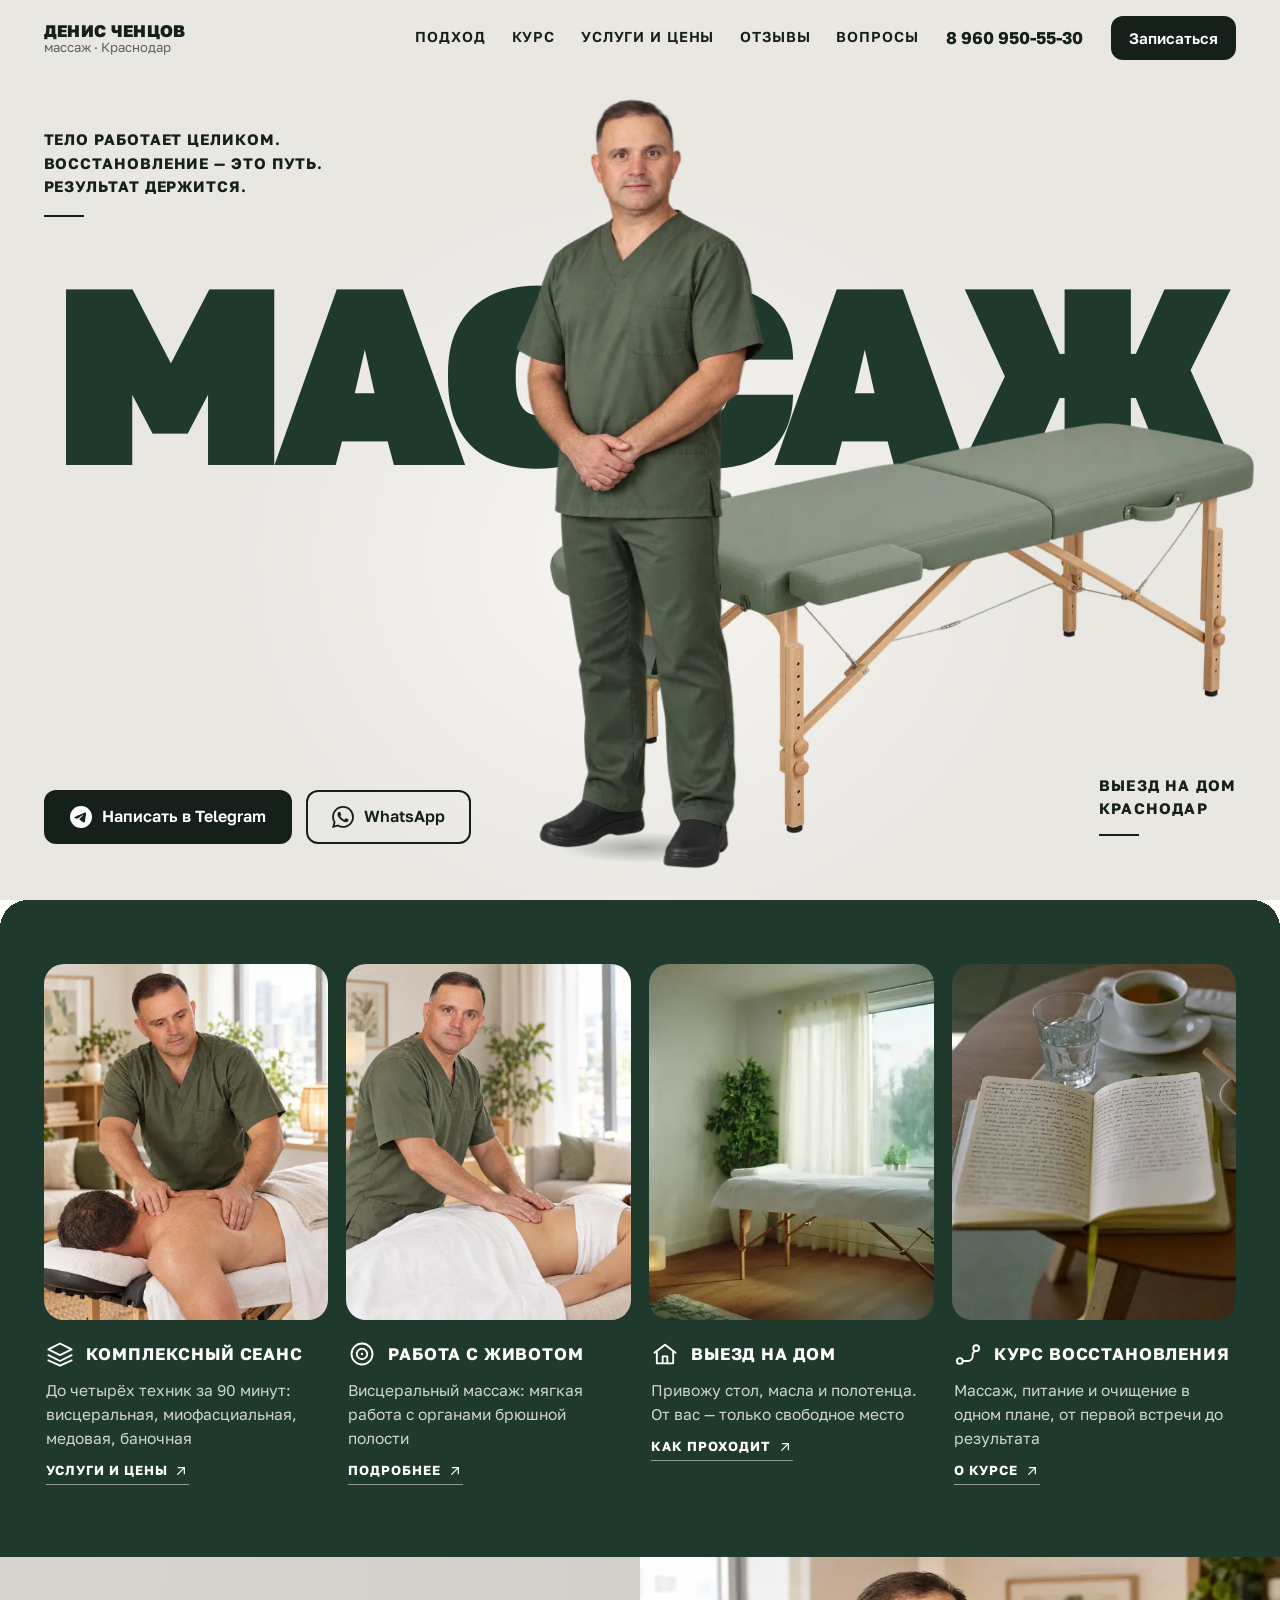
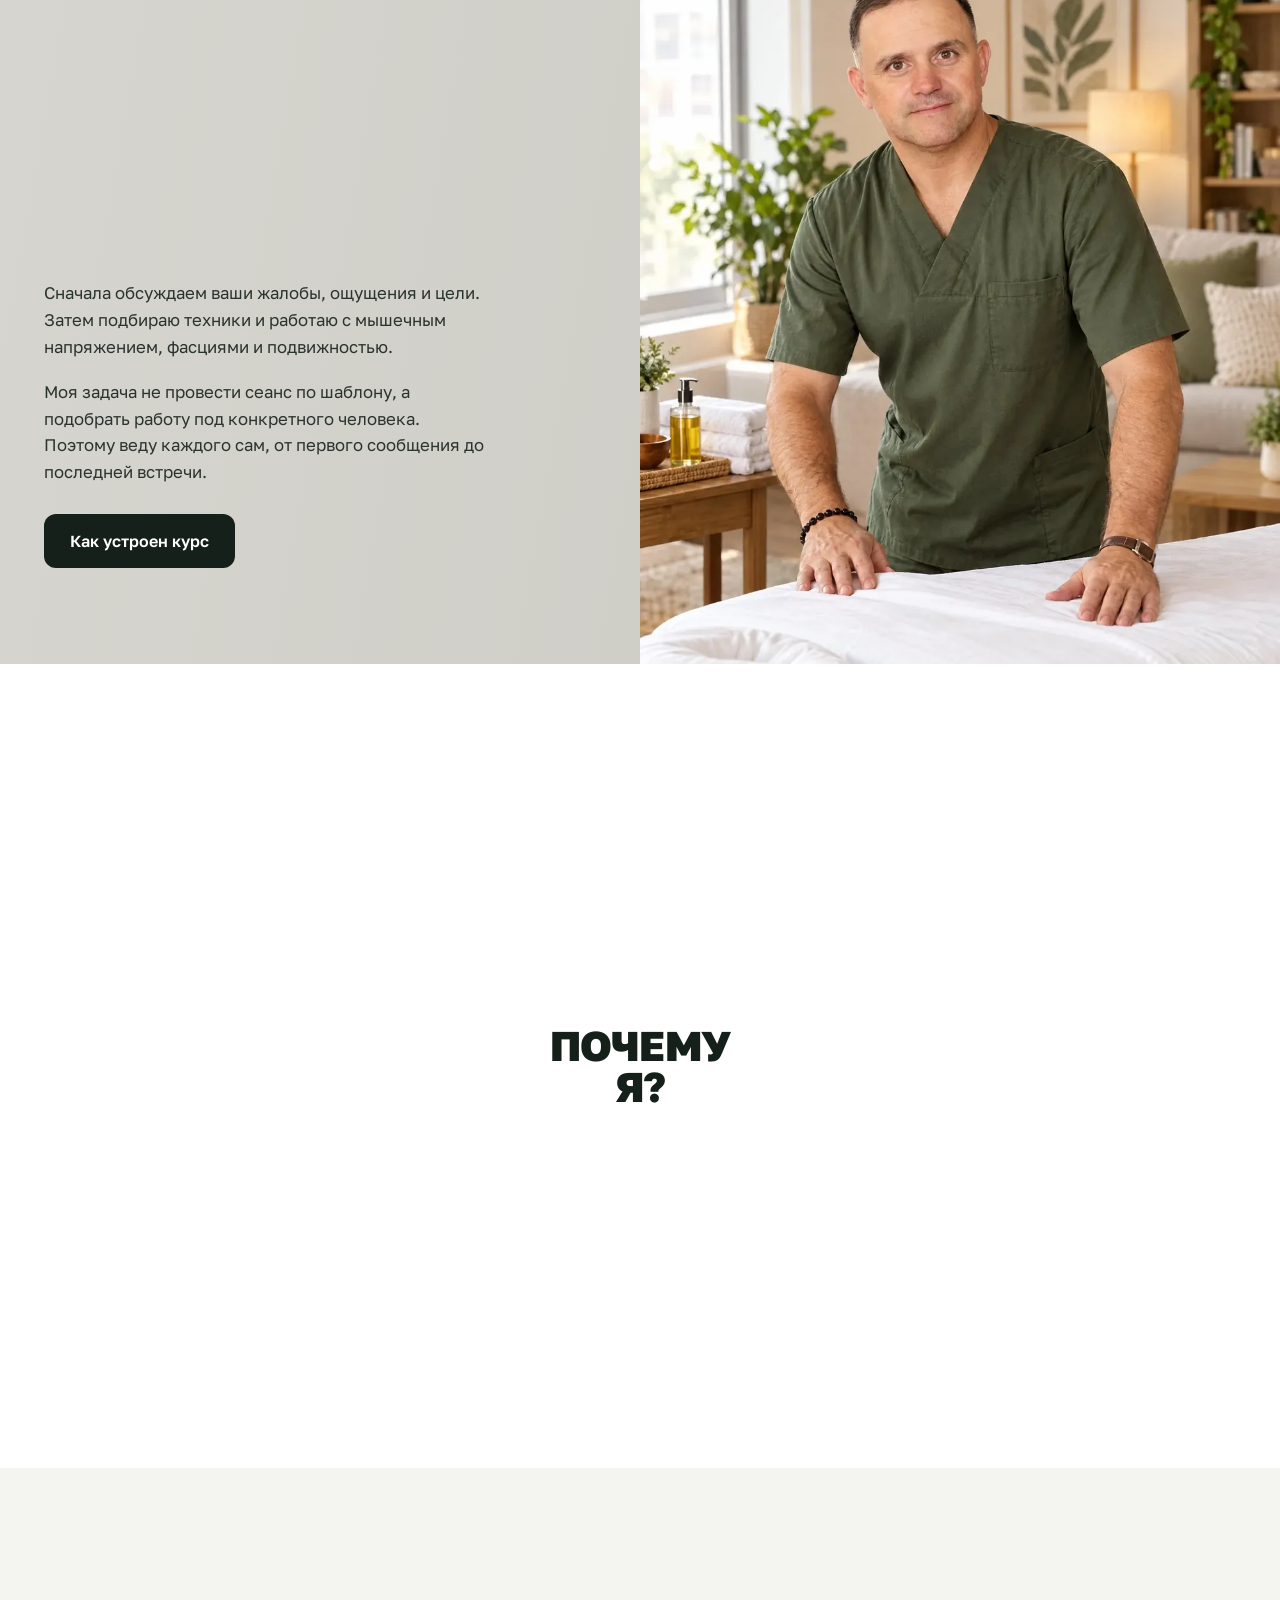
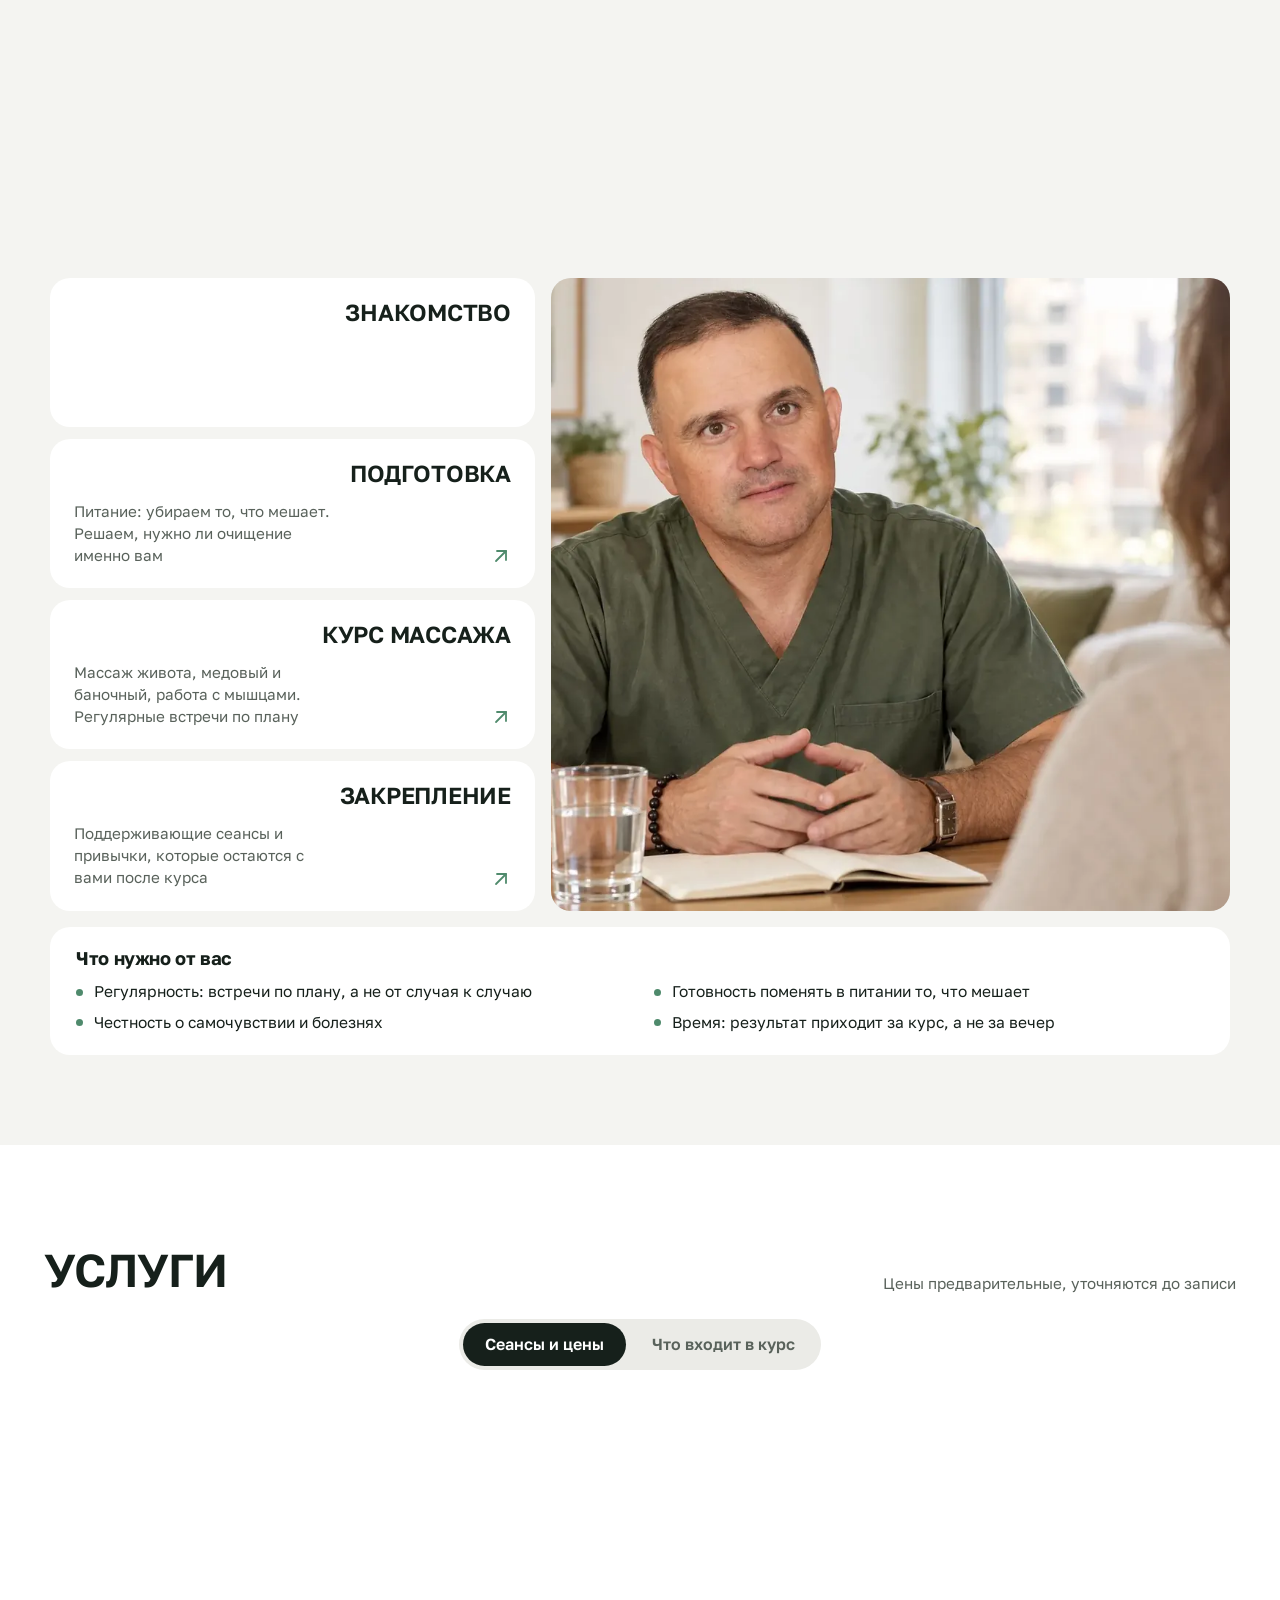
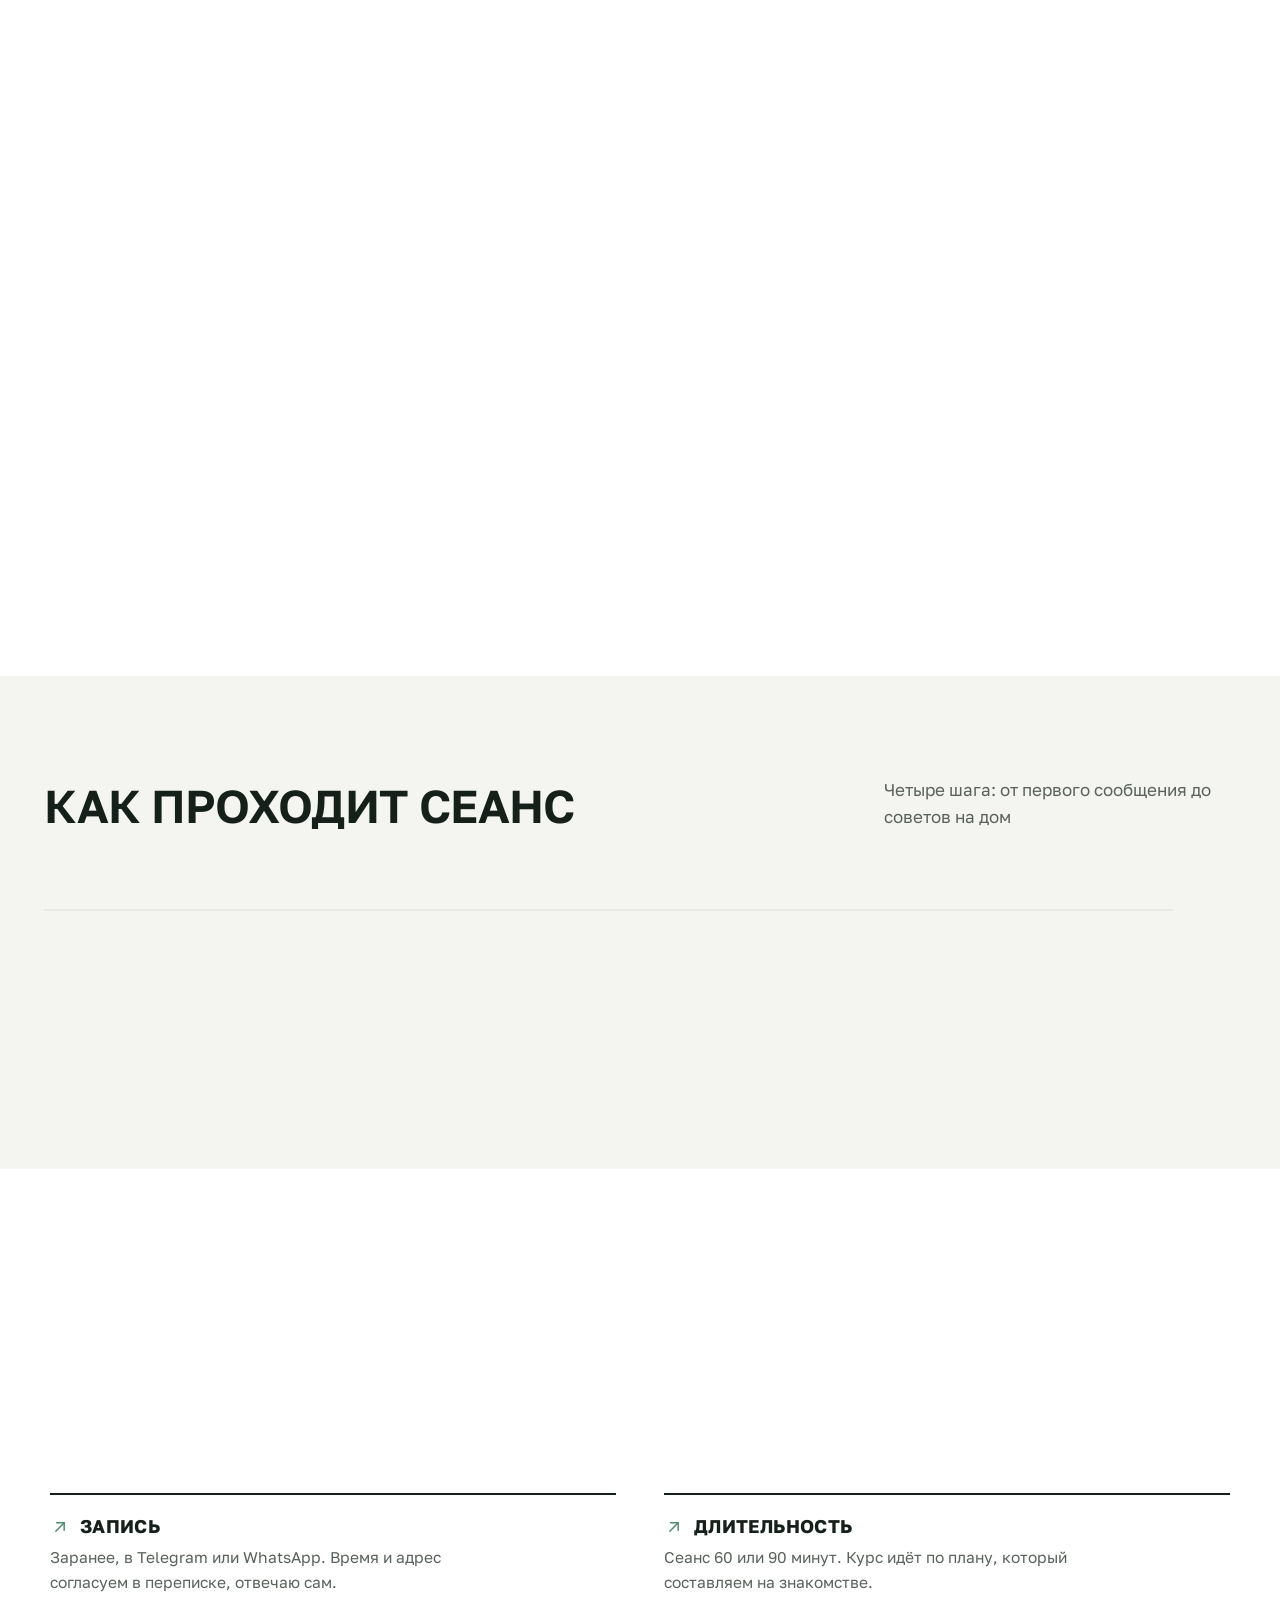
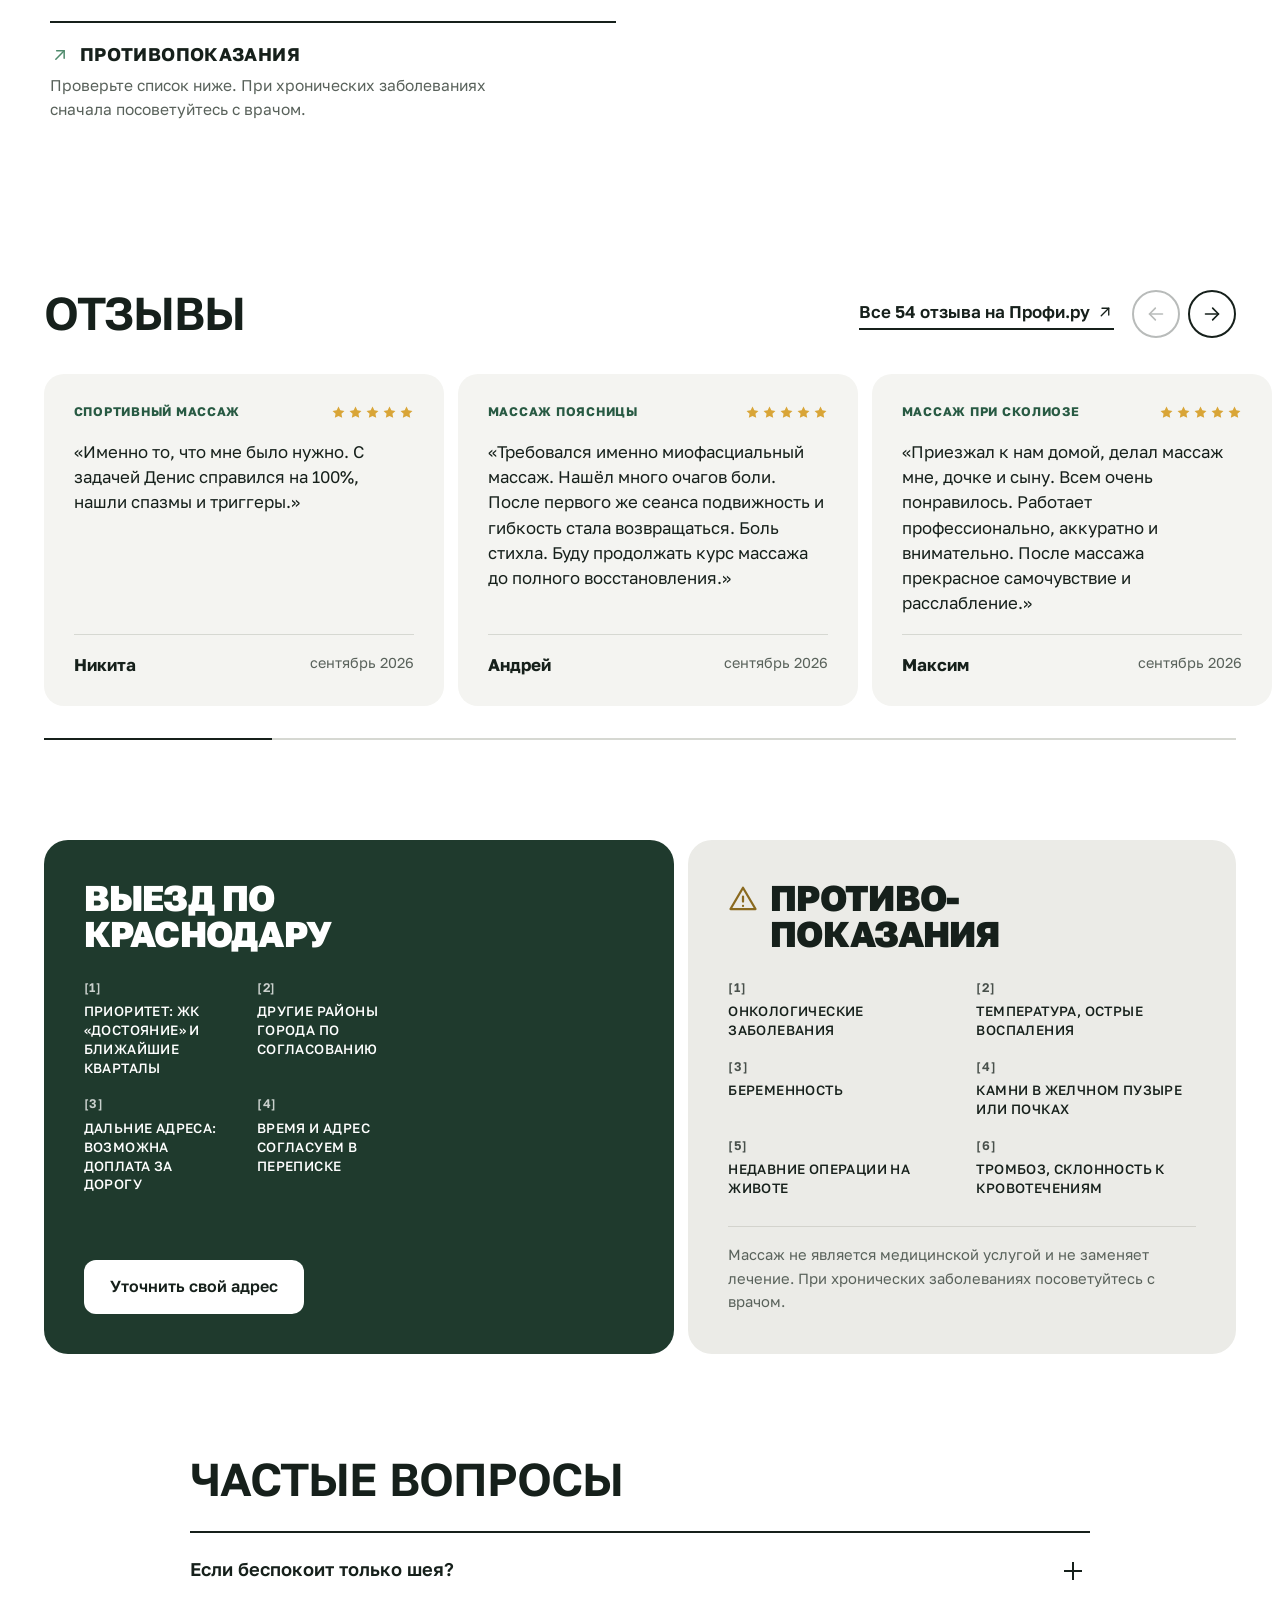
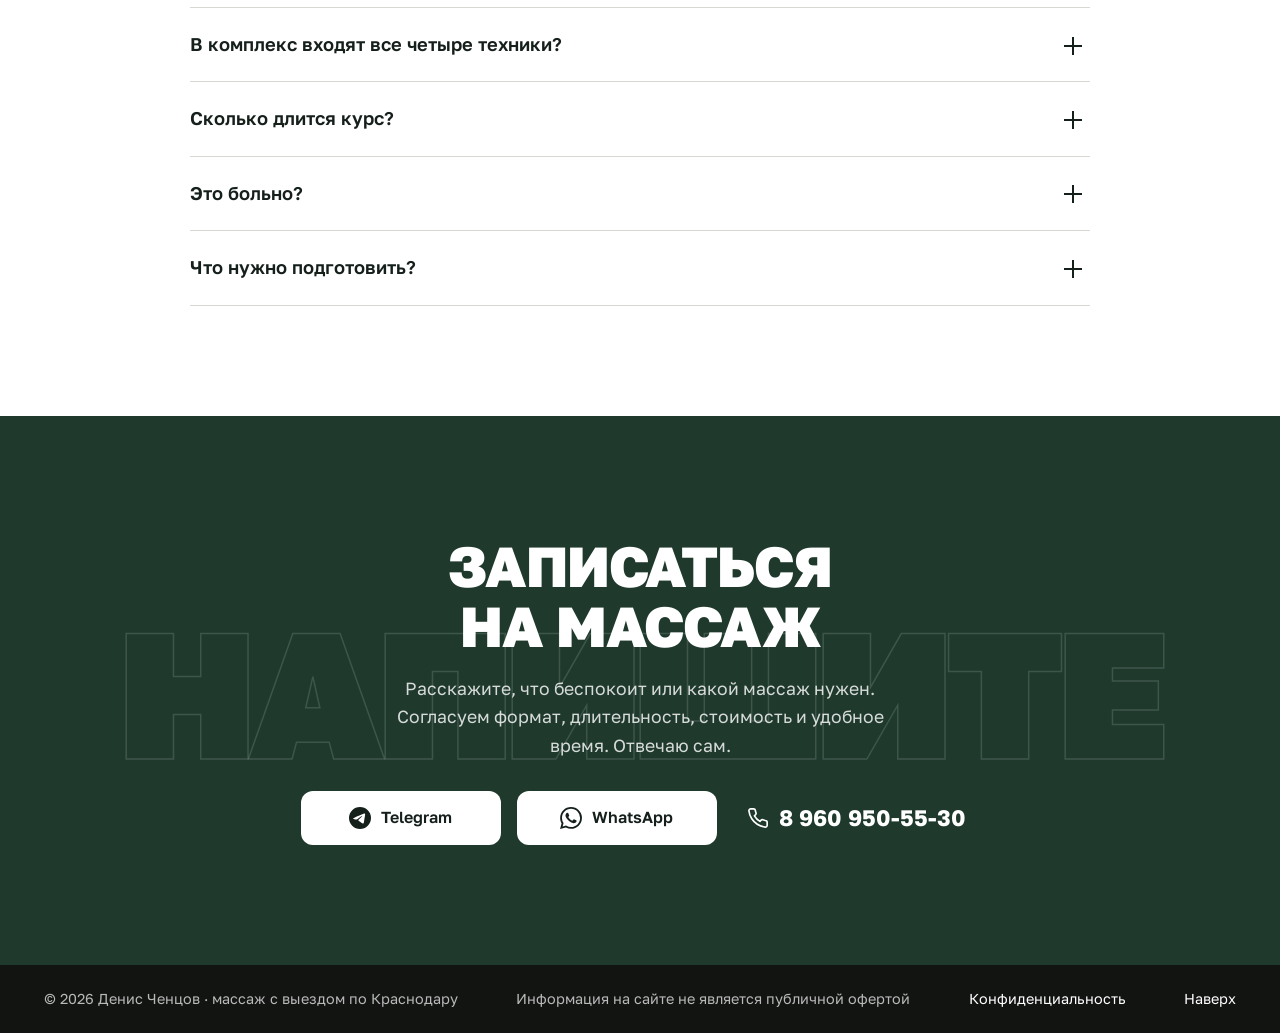
<file: index.html>
<!DOCTYPE html>
<html lang="ru">
<head>
  <meta charset="UTF-8">
  <meta name="viewport" content="width=device-width, initial-scale=1.0">
  <meta http-equiv="refresh" content="0; url=variants/v4/">
  <title>Денис Ченцов — массаж с выездом на дом в Краснодаре</title>
  <script>
    window.location.replace('./variants/v4/');
  </script>
</head>
<body>
  <p>Открываю сайт Дениса… <a href="variants/v4/">Перейти к сайту</a></p>
</body>
</html>
</file>
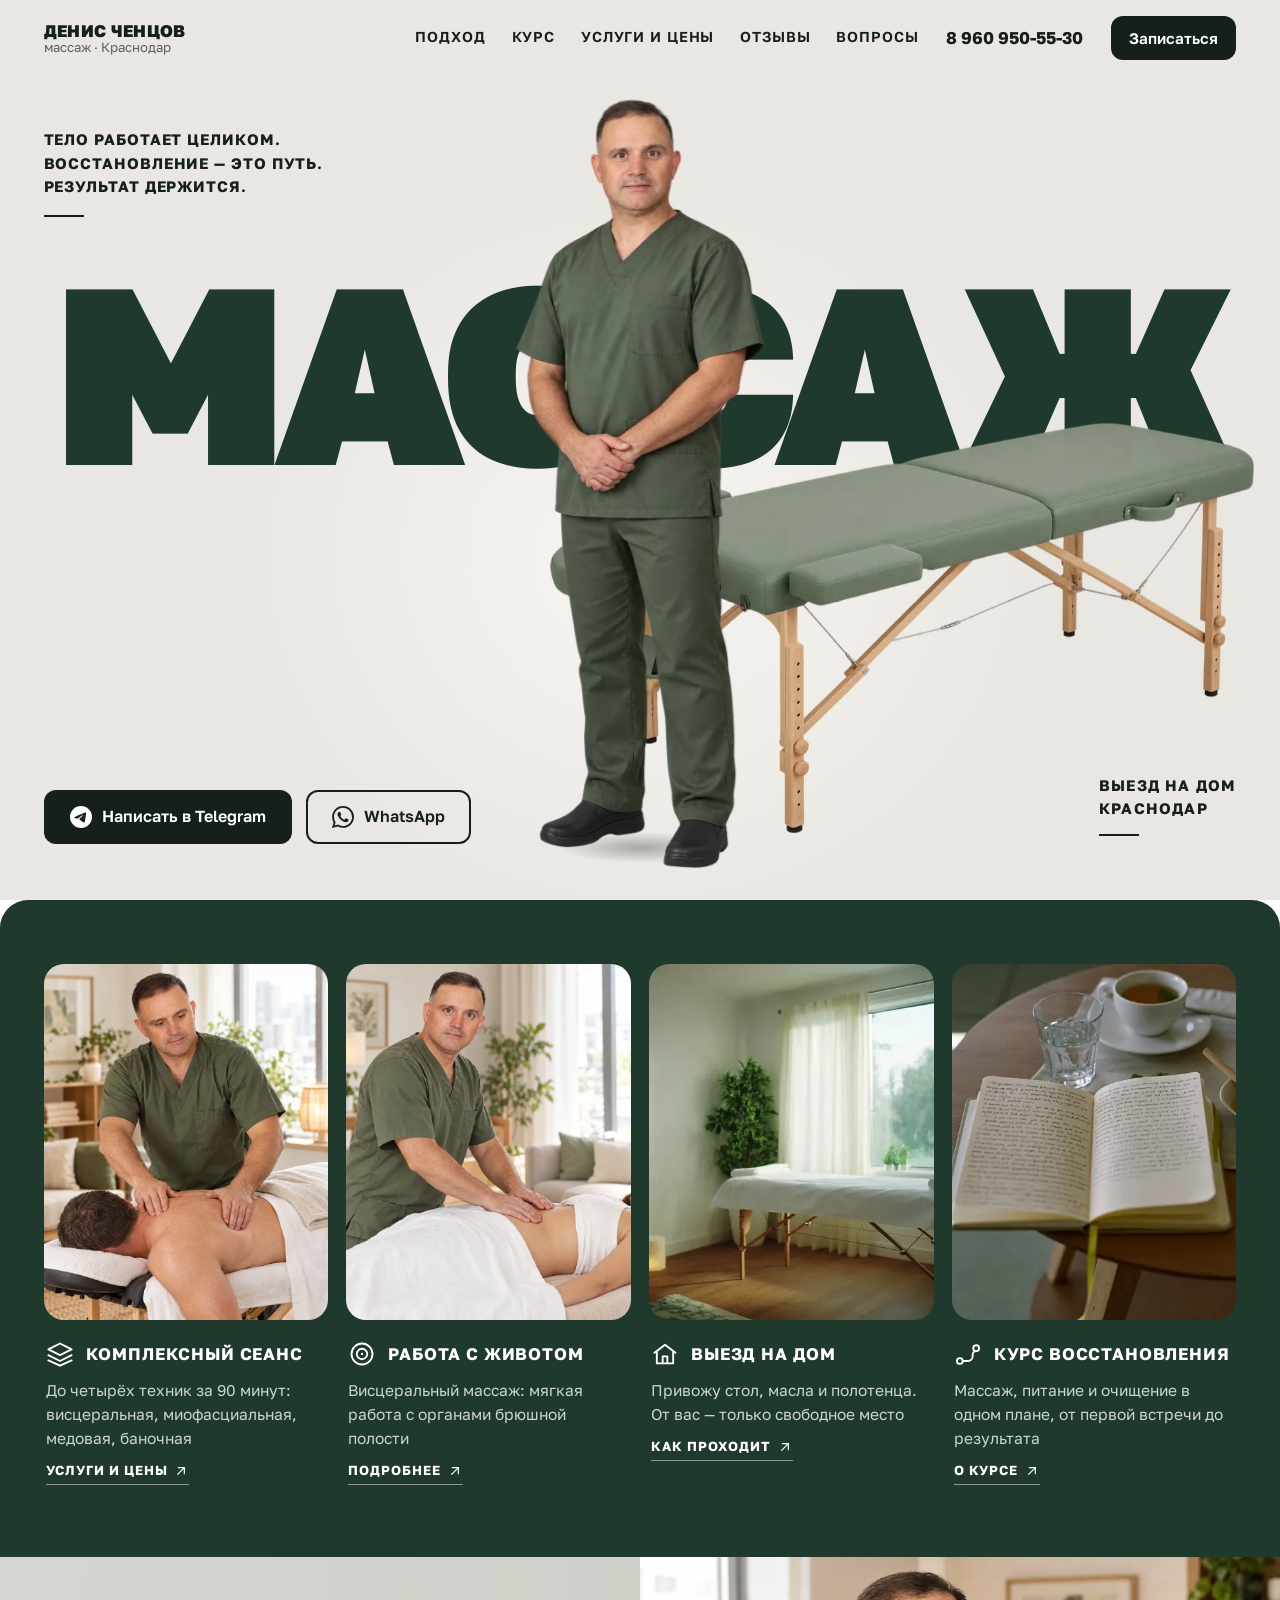
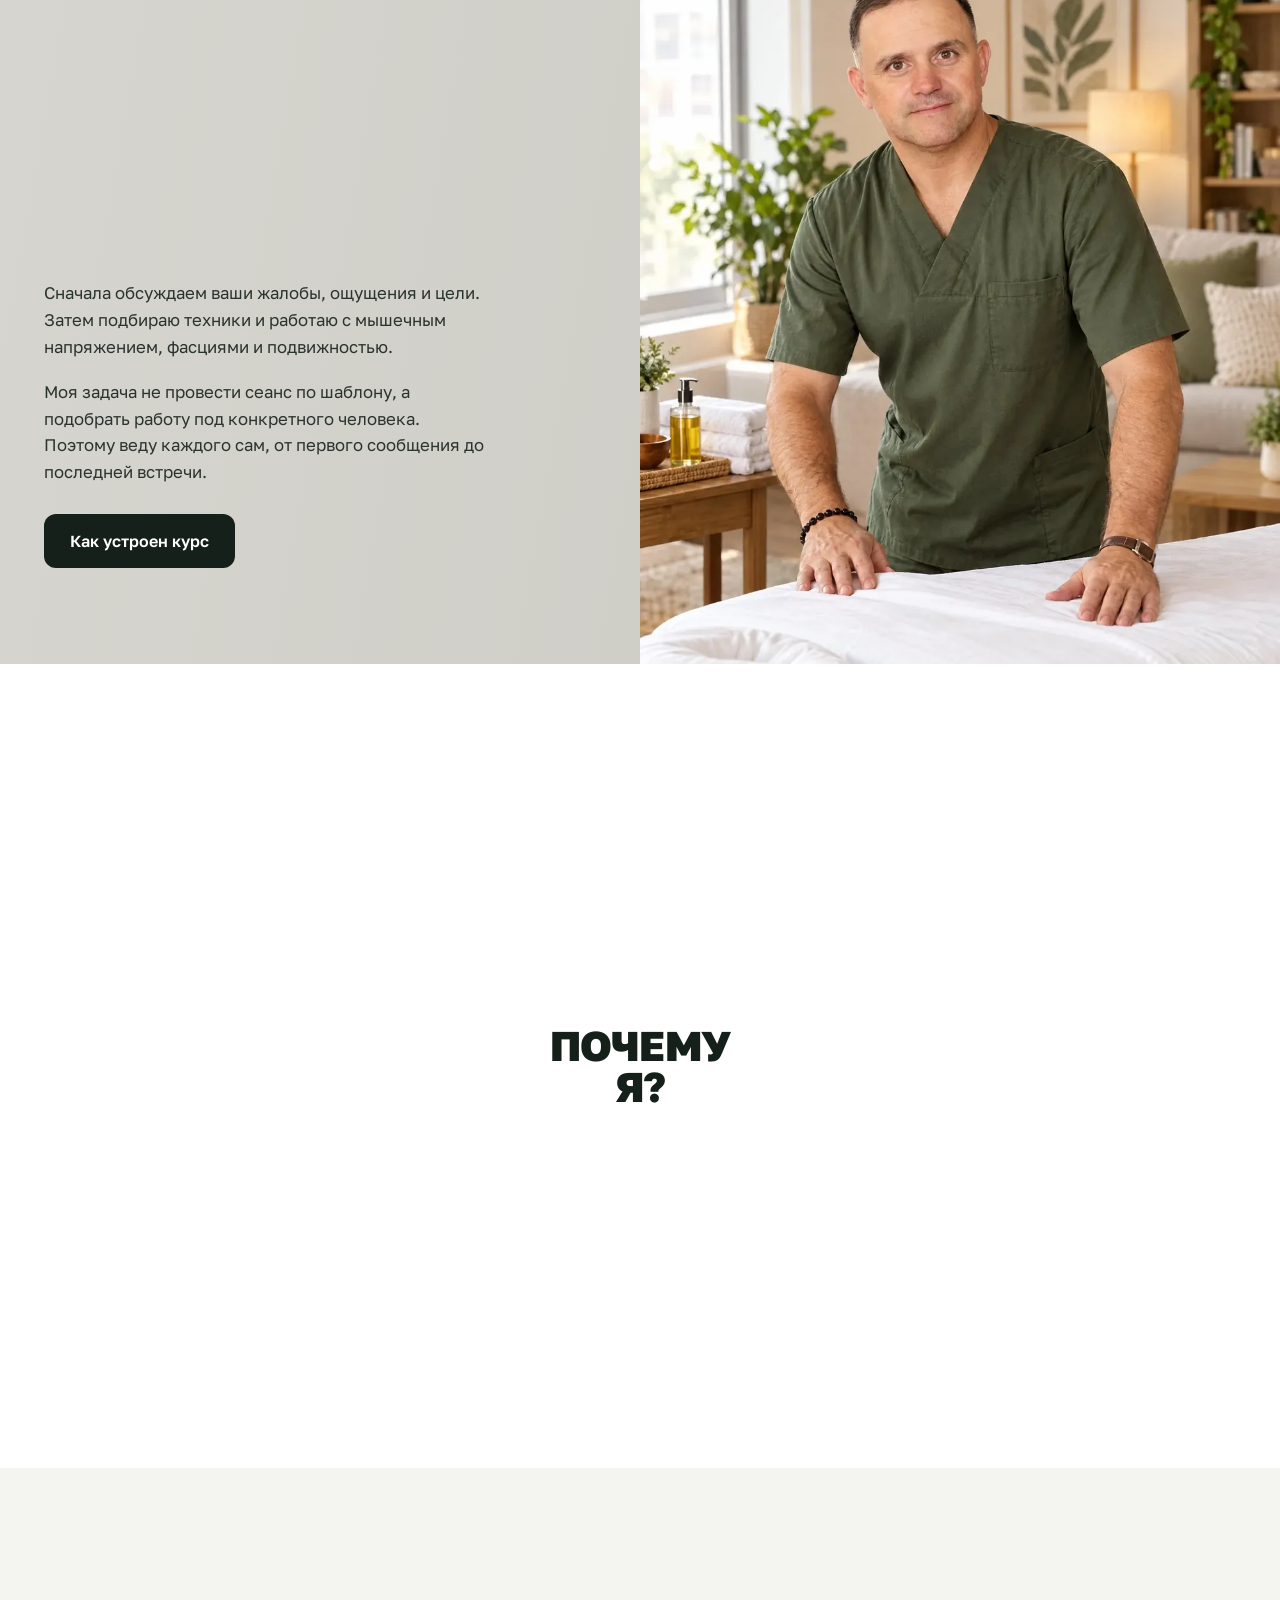
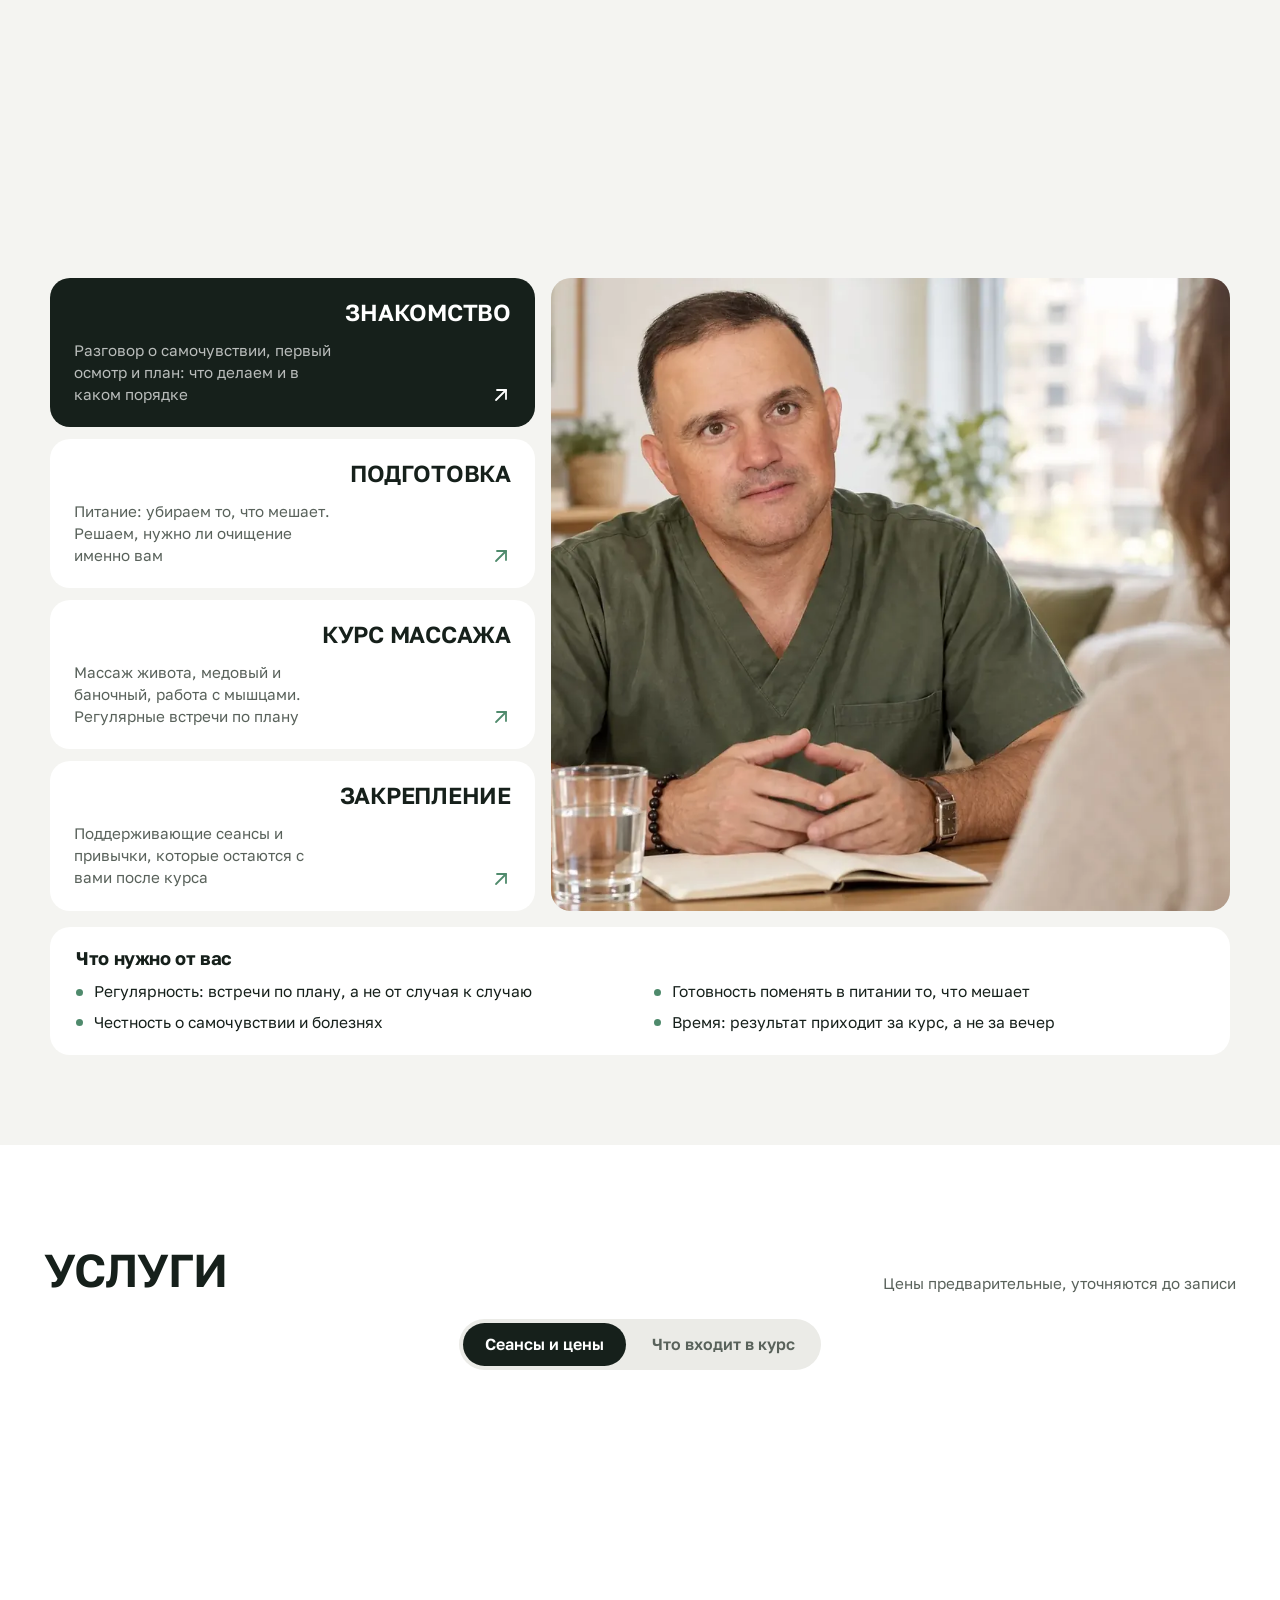
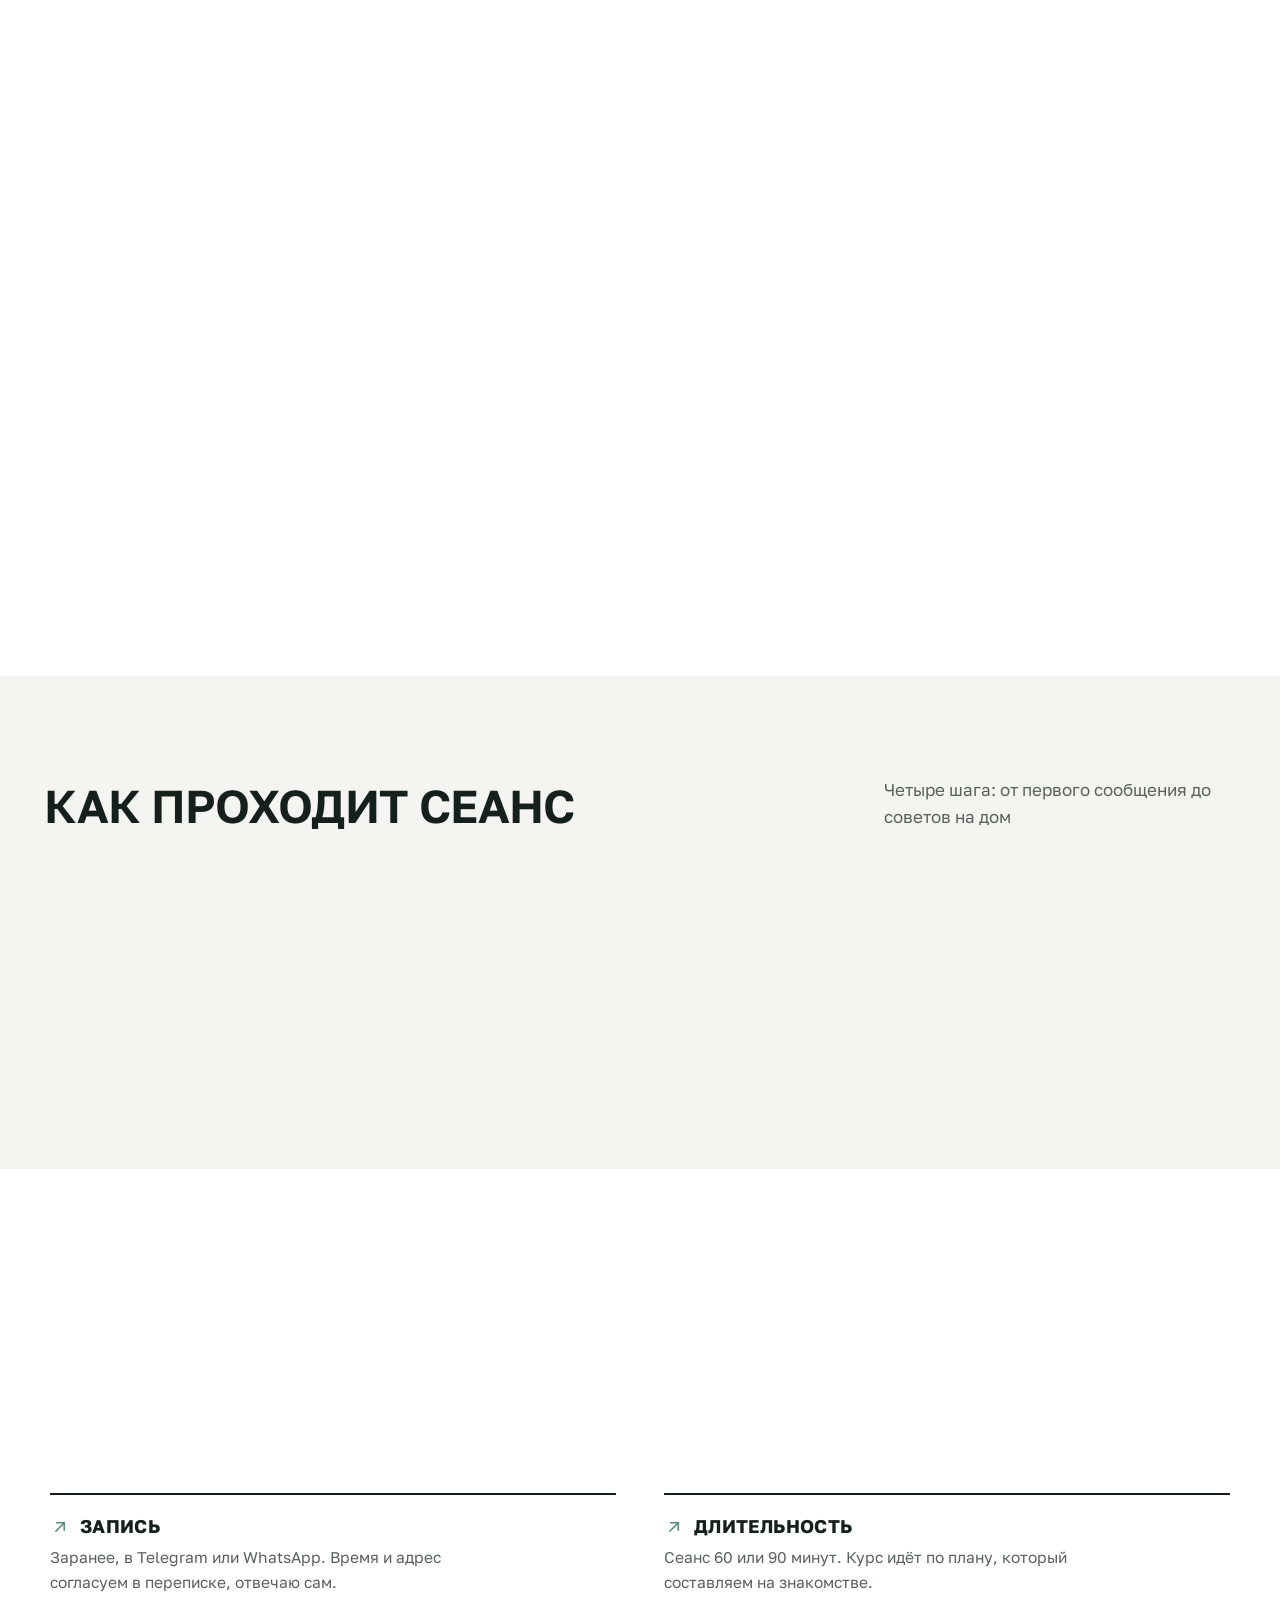
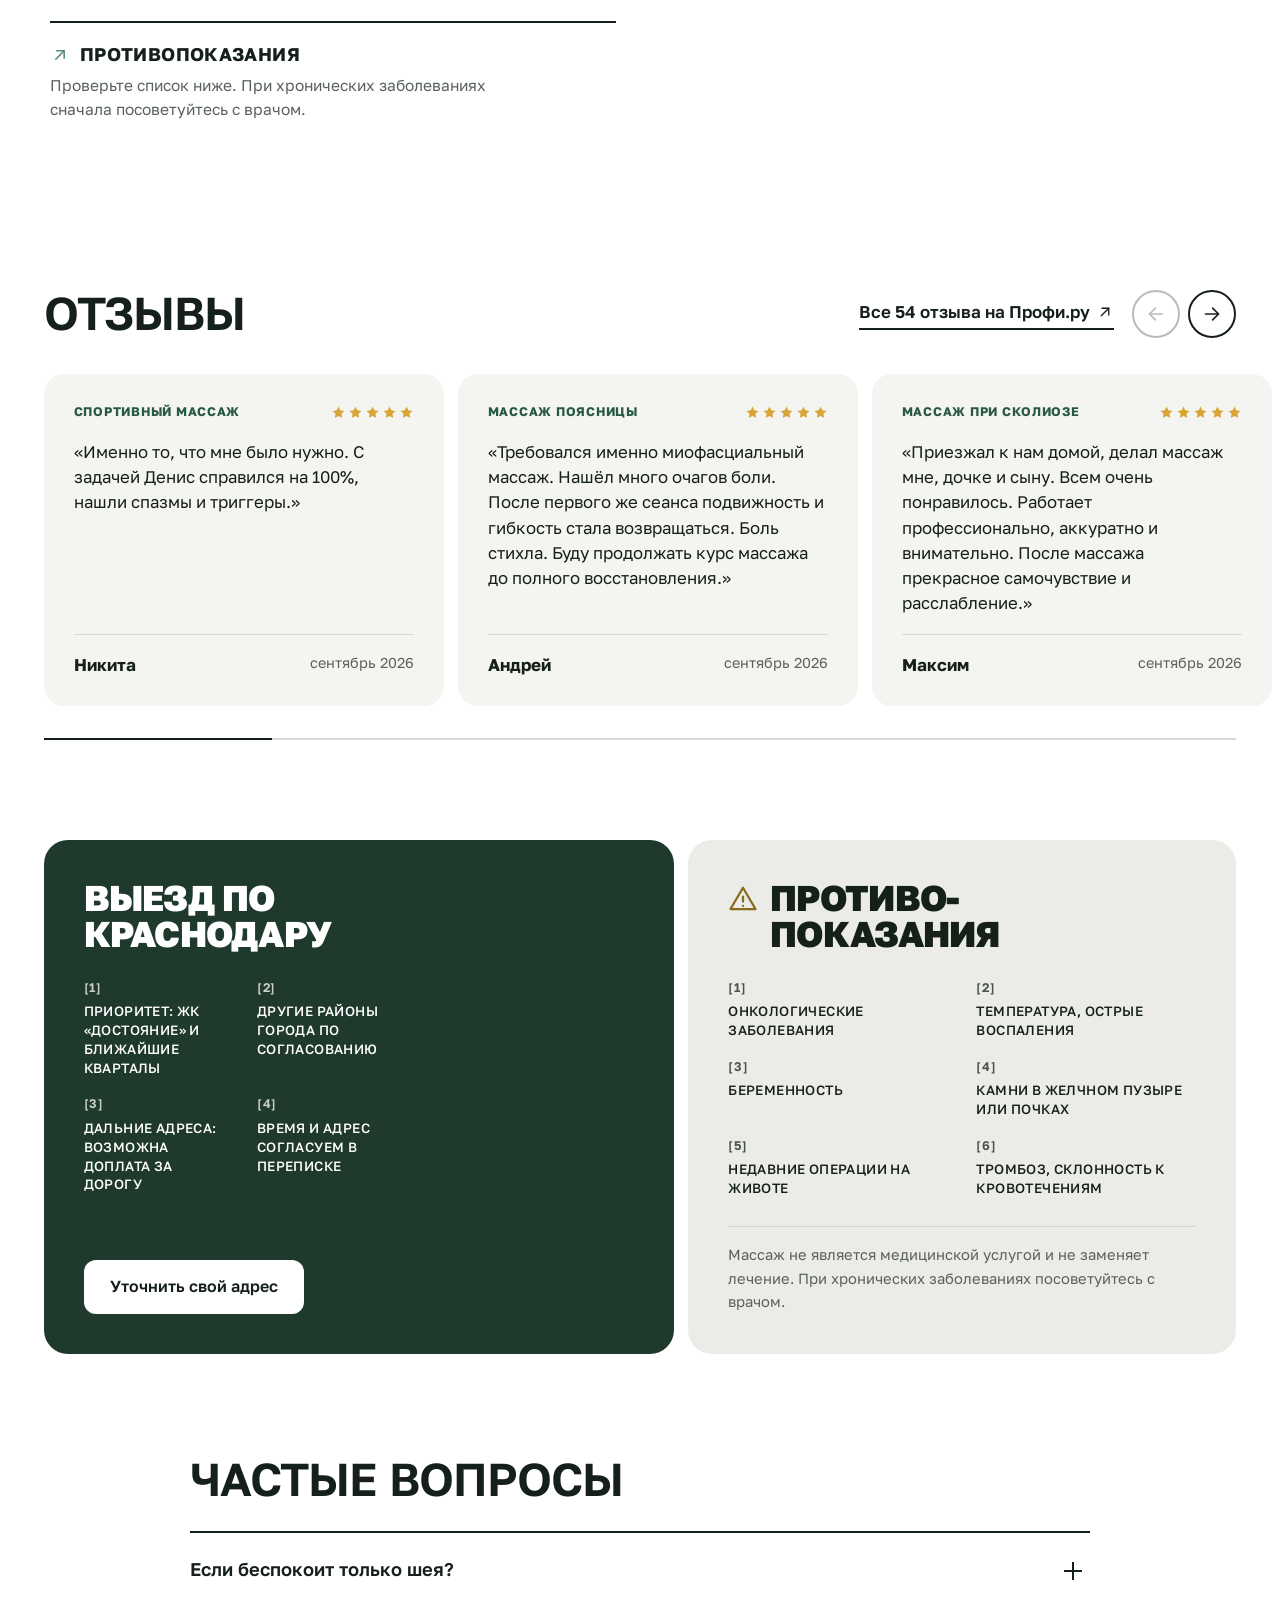
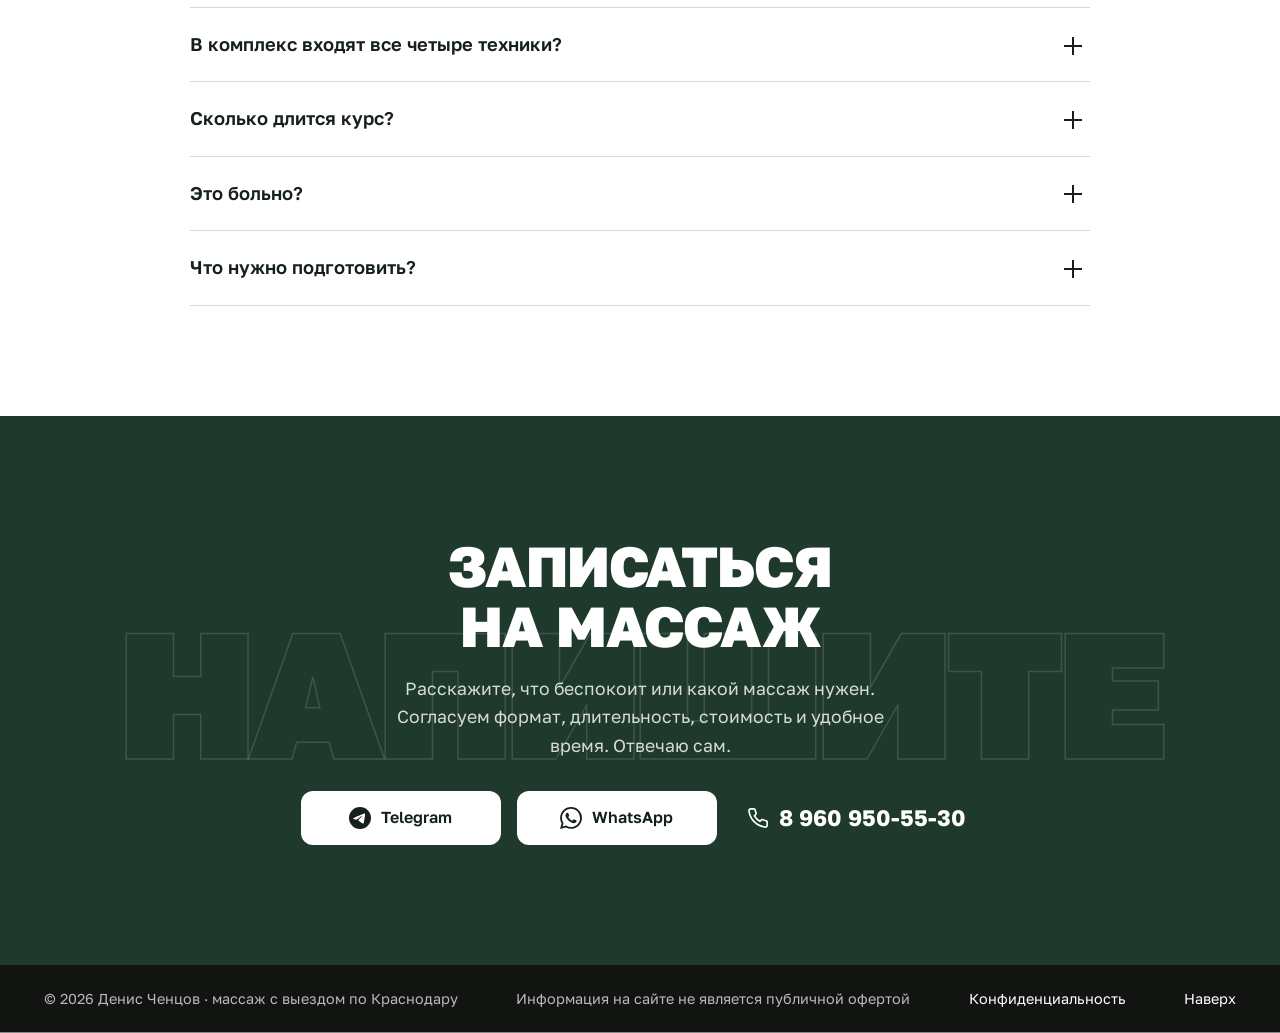
<file: variants/v4/index.html>
<!DOCTYPE html>
<html lang="ru">
<head>
  <meta charset="UTF-8">
  <meta name="viewport" content="width=device-width, initial-scale=1.0, viewport-fit=cover">
  <title>Денис Ченцов — массаж с выездом на дом в Краснодаре</title>
  <meta name="description" content="Массажист Денис Ченцов, 8 лет практики. Выезд на дом по Краснодару: комплексный массаж, висцеральный, миофасциальный, медовый, баночный, стоун-терапия. Курс восстановления с питанием. Запись в Telegram и WhatsApp.">
  <meta name="theme-color" content="#e8e7e2">
  <meta name="referrer" content="strict-origin-when-cross-origin">
  <meta property="og:type" content="website">
  <meta property="og:title" content="Денис Ченцов — массаж с выездом на дом в Краснодаре">
  <meta property="og:description" content="8 лет практики, 4,94 на Профи.ру. Комплексный массаж и курс восстановления у вас дома. Запись в Telegram и WhatsApp.">
  <meta property="og:image" content="https://nikita99551.github.io/Massage/assets/icons/og.png">
  <meta property="og:image:width" content="1200">
  <meta property="og:image:height" content="630">
  <meta property="og:locale" content="ru_RU">
  <meta name="twitter:card" content="summary_large_image">
  <meta http-equiv="Content-Security-Policy" content="default-src 'self'; script-src 'self' 'sha256-Du+OJKJSbdUgz5nrHeWWINvez6XKDDU/tyj/5c2uvwo='; style-src 'self'; img-src 'self' data:; font-src 'self'; connect-src 'self'; object-src 'none'; base-uri 'self'; form-action 'self'">
  <script>document.documentElement.classList.add('js')</script>
  <link rel="preload" href="../../assets/denis-massage/denis-figure.webp" as="image" fetchpriority="high">
  <link rel="preload" href="../../assets/denis-massage/hero-table.webp" as="image">
  <link rel="preload" href="../../assets/fonts/golos-text-cyrillic.woff2" as="font" type="font/woff2" crossorigin>
  <link rel="preload" href="../../assets/fonts/golos-text-latin.woff2" as="font" type="font/woff2" crossorigin>
  <link rel="icon" href="../../assets/icons/icon.svg" type="image/svg+xml">
  <link rel="icon" href="../../favicon.ico" sizes="32x32">
  <link rel="apple-touch-icon" href="../../assets/icons/icon-180.png">
  <link rel="manifest" href="../../assets/icons/site.webmanifest">
  <link rel="stylesheet" href="style.css?v=20261017b">
</head>
<body>
  <div class="loader" data-loader aria-hidden="true">
    <p class="loader__word"><span class="loader__half loader__half--l">МАС</span><span class="loader__half loader__half--r">САЖ</span></p>
    <span class="loader__bar"></span>
  </div>
  <svg class="sprite" aria-hidden="true" focusable="false">
    <symbol id="i-layers" viewBox="0 0 24 24"><path d="M12 3 2 8l10 5 10-5-10-5z"/><path d="M2 13l10 5 10-5"/><path d="M2 17.5 12 22l10-4.5"/></symbol>
    <symbol id="i-target" viewBox="0 0 24 24"><circle cx="12" cy="12" r="9"/><circle cx="12" cy="12" r="4.5"/><circle cx="12" cy="12" r="1" fill="currentColor" stroke="none"/></symbol>
    <symbol id="i-home" viewBox="0 0 24 24"><path d="M3 11l9-7 9 7"/><path d="M5 10v10h14V10"/><path d="M10 20v-6h4v6"/></symbol>
    <symbol id="i-route" viewBox="0 0 24 24"><circle cx="5" cy="18" r="2.5"/><circle cx="19" cy="7" r="2.5"/><path d="M7.5 18H12a4 4 0 0 0 4-4v-1.5a3 3 0 0 1 3-3"/></symbol>
    <symbol id="i-send" viewBox="0 0 24 24"><path fill="currentColor" stroke="none" d="M11.944 0A12 12 0 0 0 0 12a12 12 0 0 0 12 12 12 12 0 0 0 12-12A12 12 0 0 0 12 0a12 12 0 0 0-.056 0zm4.962 7.224c.1-.002.321.023.465.14a.506.506 0 0 1 .171.325c.016.093.036.306.02.472-.18 1.898-.962 6.502-1.36 8.627-.168.9-.499 1.201-.82 1.23-.696.065-1.225-.46-1.9-.902-1.056-.693-1.653-1.124-2.678-1.8-1.185-.78-.417-1.21.258-1.91.177-.184 3.247-2.977 3.307-3.23.007-.032.014-.15-.056-.212s-.174-.041-.249-.024c-.106.024-1.793 1.14-5.061 3.345-.48.33-.913.49-1.302.48-.428-.008-1.252-.241-1.865-.44-.752-.245-1.349-.374-1.297-.789.027-.216.325-.437.893-.663 3.498-1.524 5.83-2.529 6.998-3.014 3.332-1.386 4.025-1.627 4.476-1.635z"/></symbol>
    <symbol id="i-whatsapp" viewBox="0 0 24 24"><path fill="currentColor" stroke="none" d="M17.472 14.382c-.297-.149-1.758-.867-2.03-.967-.273-.099-.471-.148-.67.15-.197.297-.767.966-.94 1.164-.173.199-.347.223-.644.075-.297-.15-1.255-.463-2.39-1.475-.883-.788-1.48-1.761-1.653-2.059-.173-.297-.018-.458.13-.606.134-.133.298-.347.446-.52.149-.174.198-.298.298-.497.099-.198.05-.371-.025-.52-.075-.149-.669-1.612-.916-2.207-.242-.579-.487-.5-.669-.51-.173-.008-.371-.01-.57-.01-.198 0-.52.074-.792.372-.272.297-1.04 1.016-1.04 2.479 0 1.462 1.065 2.875 1.213 3.074.149.198 2.096 3.2 5.077 4.487.709.306 1.262.489 1.694.625.712.227 1.36.195 1.871.118.571-.085 1.758-.719 2.006-1.413.248-.694.248-1.289.173-1.413-.074-.124-.272-.198-.57-.347m-5.421 7.403h-.004a9.87 9.87 0 0 1-5.031-1.378l-.361-.214-3.741.982.998-3.648-.235-.374a9.86 9.86 0 0 1-1.51-5.26c.001-5.45 4.436-9.884 9.888-9.884 2.64 0 5.122 1.03 6.988 2.898a9.825 9.825 0 0 1 2.893 6.994c-.003 5.45-4.437 9.885-9.885 9.885m8.413-18.297A11.815 11.815 0 0 0 12.05 0C5.495 0 .16 5.335.157 11.892c0 2.096.547 4.142 1.588 5.945L.057 24l6.305-1.654a11.882 11.882 0 0 0 5.683 1.448h.005c6.554 0 11.89-5.335 11.893-11.893a11.821 11.821 0 0 0-3.48-8.413z"/></symbol>
    <symbol id="i-phone" viewBox="0 0 24 24"><path d="M22 16.9v3a2 2 0 0 1-2.2 2 19.8 19.8 0 0 1-8.6-3.1 19.5 19.5 0 0 1-6-6A19.8 19.8 0 0 1 2.1 4.2 2 2 0 0 1 4.1 2h3a2 2 0 0 1 2 1.7c.1.9.4 1.8.7 2.6a2 2 0 0 1-.5 2.1L8.1 9.7a16 16 0 0 0 6 6l1.3-1.3a2 2 0 0 1 2.1-.4c.8.3 1.7.6 2.6.7A2 2 0 0 1 22 16.9z"/></symbol>
    <symbol id="i-alert" viewBox="0 0 24 24"><path d="M12 3l10 17H2L12 3z"/><path d="M12 10v4M12 17.5h.01"/></symbol>
    <symbol id="i-star" viewBox="0 0 24 24"><path d="M12 2.5l2.9 6 6.6.9-4.8 4.6 1.2 6.5L12 17.4l-5.9 3.1 1.2-6.5L2.5 9.4l6.6-.9z"/></symbol>
    <symbol id="i-arrow" viewBox="0 0 24 24"><path d="M7 17 17 7"/><path d="M8 7h9v9"/></symbol>
  </svg>

  <a class="skip" href="#main">К содержанию</a>

  <header class="header" data-header>
    <div class="header__inner">
      <a class="logo" href="#top"><strong>Денис Ченцов</strong><span>массаж · Краснодар</span></a>
      <nav class="nav" aria-label="Разделы">
        <a href="#approach">Подход</a>
        <a href="#course">Курс</a>
        <a href="#services">Услуги и цены</a>
        <a href="#reviews">Отзывы</a>
        <a href="#faq">Вопросы</a>
      </nav>
      <a class="header__phone" href="tel:+79609505530">8 960 950-55-30</a>
      <a class="btn btn--dark btn--small" href="#contact">Записаться</a>
      <button class="burger" type="button" aria-label="Открыть меню" aria-expanded="false" data-burger><span></span></button>
    </div>
    <div class="mobile-menu" data-mobile-menu hidden>
      <a href="#approach">Подход</a>
      <a href="#course">Курс восстановления</a>
      <a href="#services">Услуги и цены</a>
      <a href="#reviews">Отзывы</a>
      <a href="#faq">Вопросы</a>
      <a href="#contact">Записаться</a>
      <a class="mobile-menu__phone" href="tel:+79609505530">8 960 950-55-30</a>
    </div>
  </header>

  <main id="main">

    <!-- 1. Первый экран: большое слово, стол и фигура перед ним. Закреплён, страница наезжает сверху -->
    <span id="top"></span>
    <section class="hero" data-hero>
      <p class="hero__motto">Тело работает целиком.<br>Восстановление — это путь.<br>Результат держится.</p>
      <h1 class="hero__word" aria-label="Массаж с выездом на дом в Краснодаре">
        <span class="hero__half hero__half--l" aria-hidden="true">МАС</span><span class="hero__half hero__half--r" aria-hidden="true">САЖ</span>
      </h1>
      <img class="hero__table" src="../../assets/denis-massage/hero-table.webp" alt="" width="1000" height="582" fetchpriority="high">
      <figure class="hero__figure">
        <img src="../../assets/denis-massage/denis-figure.webp" alt="Денис Ченцов, массажист" width="566" height="1700" fetchpriority="high">
      </figure>
      <div class="hero__actions">
        <a class="btn btn--dark" href="https://t.me/+79609505530" target="_blank" rel="noopener"><svg class="icon"><use href="#i-send"/></svg>Написать в Telegram</a>
        <a class="btn btn--ghost" href="https://wa.me/79609505530?text=%D0%97%D0%B4%D1%80%D0%B0%D0%B2%D1%81%D1%82%D0%B2%D1%83%D0%B9%D1%82%D0%B5%2C%20%D1%85%D0%BE%D1%87%D1%83%20%D0%B7%D0%B0%D0%BF%D0%B8%D1%81%D0%B0%D1%82%D1%8C%D1%81%D1%8F%20%D0%BD%D0%B0%20%D0%BC%D0%B0%D1%81%D1%81%D0%B0%D0%B6" target="_blank" rel="noopener"><svg class="icon"><use href="#i-whatsapp"/></svg>WhatsApp</a>
      </div>
      <p class="hero__place"><span>Выезд на дом</span><span>Краснодар</span></p>
    </section>

    <div class="page">

    <!-- 2. Тёмная полоса: четыре направления с фото -->
    <section class="band" aria-label="Чем я занимаюсь">
      <article class="band__col">
        <div class="band__text">
          <h2><svg class="icon"><use href="#i-layers"/></svg>Комплексный сеанс</h2>
          <p>До четырёх техник за 90 минут: висцеральная, миофасциальная, медовая, баночная</p>
          <a href="#services">Услуги и цены<svg class="icon"><use href="#i-arrow"/></svg></a>
        </div>
        <img src="../../assets/denis-massage/band-hands-3.webp" alt="Руки массажиста на спине клиента" fetchpriority="low">
      </article>
      <article class="band__col">
        <div class="band__text">
          <h2><svg class="icon"><use href="#i-target"/></svg>Работа с животом</h2>
          <p>Висцеральный массаж: мягкая работа с органами брюшной полости</p>
          <a href="#services">Подробнее<svg class="icon"><use href="#i-arrow"/></svg></a>
        </div>
        <img src="../../assets/denis-massage/band-visceral-4.webp" alt="Висцеральный массаж живота" fetchpriority="low">
      </article>
      <article class="band__col">
        <div class="band__text">
          <h2><svg class="icon"><use href="#i-home"/></svg>Выезд на дом</h2>
          <p>Привожу стол, масла и полотенца. От вас — только свободное место</p>
          <a href="#how">Как проходит<svg class="icon"><use href="#i-arrow"/></svg></a>
        </div>
        <img src="../../assets/denis-massage/band-home.webp" alt="Массажный стол в квартире" fetchpriority="low">
      </article>
      <article class="band__col">
        <div class="band__text">
          <h2><svg class="icon"><use href="#i-route"/></svg>Курс восстановления</h2>
          <p>Массаж, питание и очищение в одном плане, от первой встречи до результата</p>
          <a href="#course">О курсе<svg class="icon"><use href="#i-arrow"/></svg></a>
        </div>
        <img src="../../assets/denis-massage/band-plan.webp" alt="План курса, чай и мёд на столе" fetchpriority="low">
      </article>
    </section>

    <!-- 3. Подход: крупные слова + портрет -->
    <section class="story" id="approach">
      <div class="story__text">
        <h2 class="story__words"><span>Разговор</span><span>Руки</span><span>Результат</span></h2>
        <p>Сначала обсуждаем ваши жалобы, ощущения и цели. Затем подбираю техники и работаю с мышечным напряжением, фасциями и подвижностью.</p>
        <p>Моя задача не провести сеанс по шаблону, а подобрать работу под конкретного человека. Поэтому веду каждого сам, от первого сообщения до последней встречи.</p>
        <a class="btn btn--light" href="#course">Как устроен курс</a>
      </div>
      <figure class="story__photo">
        <img src="../../assets/denis-massage/denis-portrait.webp" alt="Денис Ченцов за работой" loading="lazy">
      </figure>
    </section>

    <!-- 4. Почему я: кольца под карточками, четвёртая карточка ведёт на Профи.ру -->
    <section class="why" aria-labelledby="why-title" data-why>
      <div class="why__stage">
        <div class="why__center">
          <svg class="why__rings" viewBox="0 0 400 400" aria-hidden="true">
            <circle cx="200" cy="200" r="196"/><circle cx="200" cy="200" r="160"/><circle cx="200" cy="200" r="124"/><circle cx="200" cy="200" r="88"/>
          </svg>
          <h2 id="why-title">Почему<br>я?</h2>
        </div>
        <article class="why__card why__card--1"><header><h3>8 лет практики</h3><b>01</b></header><p>Работал в Турции, Грузии, Казахстане, Киргизии и Москве. Миофасциальной технике учился в Израиле.</p></article>
        <article class="why__card why__card--2"><header><h3>Подбираю под вас</h3><b>02</b></header><p>Сначала слушаю, потом работаю. Объясняю, что делаю, и даю советы для дома.</p></article>
        <article class="why__card why__card--3"><header><h3>Приезжаю сам</h3><b>03</b></header><p>Работаю у вас дома, в удобное время. После сеанса никуда не нужно ехать.</p></article>
        <a class="why__card why__card--4" href="https://profi.ru/profile/ChentsovDA5/" target="_blank" rel="noopener"><header><h3>4,94 на Профи.ру</h3><b>04</b></header><p>54 отзыва за год, паспорт проверен. Многие клиенты продолжают курс.</p><span class="why__go">Открыть профиль<svg class="icon" aria-hidden="true"><use href="#i-arrow"/></svg></span></a>
      </div>
    </section>

    <!-- 5. Курс: лесенка заголовка, этапы слева, фото справа -->
    <section class="course" id="course" data-course>
      <h2 class="ladder">
        <span class="ladder__line ladder__line--r">Курс восстановления:</span>
        <span class="ladder__line ladder__line--c">от первой встречи</span>
        <span class="ladder__line ladder__line--l ladder__line--mute">до результата,</span>
        <span class="ladder__line ladder__line--r ladder__line--mute">который держится</span>
      </h2>

      <div class="course__grid">
        <div class="course__media">
          <img class="is-active" src="../../assets/denis-massage/course-meet.webp" alt="Знакомство: Денис слушает клиента за столом" loading="lazy" data-stage-img="0">
          <img src="../../assets/denis-massage/course-food.webp" alt="Подготовка: Денис записывает план питания" loading="lazy" data-stage-img="1">
          <img src="../../assets/denis-massage/course-massage-2.webp" alt="Курс массажа: Денис работает с плечами клиента" loading="lazy" data-stage-img="2">
          <img src="../../assets/denis-massage/course-result.webp" alt="Закрепление: Денис показывает упражнение" loading="lazy" data-stage-img="3">
        </div>
        <ol class="stages">
          <li class="stage is-active" data-stage="0">
            <button type="button" class="stage__btn" aria-pressed="true">
              <img class="stage__img" src="../../assets/denis-massage/course-meet.webp" alt="" loading="lazy">
              <span class="stage__num">Этап 1 из 4</span>
              <h3>Знакомство</h3>
              <p>Разговор о самочувствии, первый осмотр и план: что делаем и в каком порядке</p>
              <svg class="icon stage__arrow"><use href="#i-arrow"/></svg>
            </button>
          </li>
          <li class="stage" data-stage="1">
            <button type="button" class="stage__btn" aria-pressed="false">
              <img class="stage__img" src="../../assets/denis-massage/course-food.webp" alt="" loading="lazy">
              <span class="stage__num">Этап 2 из 4</span>
              <h3>Подготовка</h3>
              <p>Питание: убираем то, что мешает. Решаем, нужно ли очищение именно вам</p>
              <svg class="icon stage__arrow"><use href="#i-arrow"/></svg>
            </button>
          </li>
          <li class="stage" data-stage="2">
            <button type="button" class="stage__btn" aria-pressed="false">
              <img class="stage__img" src="../../assets/denis-massage/course-massage-2.webp" alt="" loading="lazy">
              <span class="stage__num">Этап 3 из 4</span>
              <h3>Курс массажа</h3>
              <p>Массаж живота, медовый и баночный, работа с мышцами. Регулярные встречи по плану</p>
              <svg class="icon stage__arrow"><use href="#i-arrow"/></svg>
            </button>
          </li>
          <li class="stage" data-stage="3">
            <button type="button" class="stage__btn" aria-pressed="false">
              <img class="stage__img" src="../../assets/denis-massage/course-result.webp" alt="" loading="lazy">
              <span class="stage__num">Этап 4 из 4</span>
              <h3>Закрепление</h3>
              <p>Поддерживающие сеансы и привычки, которые остаются с вами после курса</p>
              <svg class="icon stage__arrow"><use href="#i-arrow"/></svg>
            </button>
          </li>
        </ol>
      </div>

      <div class="course__foot">
        <p class="draft" hidden><span>Черновик: этапы подтверждает Денис</span>Число встреч, срок и стоимость курса зависят от человека и обсуждаются на знакомстве.</p>
        <div class="needs">
          <h3>Что нужно от вас</h3>
          <ul>
            <li>Регулярность: встречи по плану, а не от случая к случаю</li>
            <li>Готовность поменять в питании то, что мешает</li>
            <li>Честность о самочувствии и болезнях</li>
            <li>Время: результат приходит за курс, а не за вечер</li>
          </ul>
        </div>
      </div>
    </section>

    <!-- 6. Услуги: вкладки, фото-сетка или состав курса -->
    <section class="services" id="services" data-tabs>
      <div class="services__head">
        <h2>Услуги</h2>
        <p class="services__note">Цены предварительные, уточняются до записи</p>
      </div>
      <div class="tabs" role="tablist" aria-label="Что показать">
        <button type="button" role="tab" aria-selected="true" aria-controls="tab-sessions" id="t-sessions" class="tab is-active">Сеансы и цены</button>
        <button type="button" role="tab" aria-selected="false" aria-controls="tab-course" id="t-course" class="tab" tabindex="-1">Что входит в курс</button>
      </div>

      <div class="bento" id="tab-sessions" role="tabpanel" aria-labelledby="t-sessions">
        <article class="tile tile--feature">
          <div class="tile__body">
            <h3>Комплексный массаж</h3>
            <p>До четырёх техник за один сеанс: висцеральная, миофасциальная, медовая, баночная. Что именно войдёт, решаем вместе.</p>
            <p class="tile__price"><span>90 минут</span>от 6 000 ₽</p>
            <a class="btn btn--light" href="#contact">Записаться</a>
          </div>
        </article>
        <article class="tile tile--photo tile--tall"><img src="../../assets/denis-massage/svc-myofascial-2.webp" alt="" loading="lazy"><div class="tile__cap"><h3>Миофасциальный и спортивный</h3><p>60 мин · от 4 000 ₽</p></div><a class="tile__go" href="#contact" aria-label="Записаться на миофасциальный массаж"><svg class="icon"><use href="#i-arrow"/></svg></a></article>
        <article class="tile tile--photo"><img src="../../assets/denis-massage/svc-honey-2.webp" alt="" loading="lazy"><div class="tile__cap"><h3>Медовый</h3><p>60 мин · от 4 000 ₽</p></div><a class="tile__go" href="#contact" aria-label="Записаться на медовый массаж"><svg class="icon"><use href="#i-arrow"/></svg></a></article>
        <article class="tile tile--photo"><img src="../../assets/denis-massage/svc-cupping-2.webp" alt="" loading="lazy"><div class="tile__cap"><h3>Баночный</h3><p>60 мин · от 4 000 ₽</p></div><a class="tile__go" href="#contact" aria-label="Записаться на баночный массаж"><svg class="icon"><use href="#i-arrow"/></svg></a></article>
        <article class="tile tile--photo"><img src="../../assets/denis-massage/svc-stones-2.webp" alt="" loading="lazy"><div class="tile__cap"><h3>Стоун-терапия</h3><p>60 мин · от 4 000 ₽</p></div><a class="tile__go" href="#contact" aria-label="Записаться на стоун-терапию"><svg class="icon"><use href="#i-arrow"/></svg></a></article>
        <article class="tile tile--photo"><img src="../../assets/denis-massage/svc-visceral-2.webp" alt="" loading="lazy"><div class="tile__cap"><h3>Висцеральный</h3><p>цена по согласованию</p></div><a class="tile__go" href="#contact" aria-label="Записаться на висцеральный массаж"><svg class="icon"><use href="#i-arrow"/></svg></a></article>
        <article class="tile tile--photo tile--wide"><img src="../../assets/denis-massage/svc-relax-2.webp" alt="" loading="lazy"><div class="tile__cap"><h3>Расслабляющий</h3><p>60 мин · от 4 000 ₽</p></div><a class="tile__go" href="#contact" aria-label="Записаться на расслабляющий массаж"><svg class="icon"><use href="#i-arrow"/></svg></a></article>
        <article class="tile tile--plain">
          <h3>Ещё направления</h3>
          <p>Лимфодренажный, антицеллюлитный, детский массаж, работа с триггерными точками. Длительность и цену согласуем заранее.</p>
          <a class="tile__go tile__go--dark" href="#contact" aria-label="Спросить про другие виды массажа"><svg class="icon"><use href="#i-arrow"/></svg></a>
        </article>
      </div>

      <div class="parts" id="tab-course" role="tabpanel" aria-labelledby="t-course" hidden>
        <article><b>01</b><h3>Висцеральный массаж</h3><p>Мягкая работа руками через живот: с органами брюшной полости и связками вокруг них. Медленно, без резких движений.</p></article>
        <article><b>02</b><h3>Медовый массаж</h3><p>Мёд наносится на кожу, ладони прилипают и отрываются. Кожа заметно разогревается, остатки мёда смываются.</p></article>
        <article><b>03</b><h3>Баночный массаж</h3><p>Силиконовые банки ставятся на спину и двигаются по маслу. После сеанса остаются пятна, они сходят за несколько дней.</p></article>
        <article><b>04</b><h3>Работа с мышцами</h3><p>Миофасциальная техника, триггерные точки, спортивный массаж: спина, шея, плечи, ноги.</p></article>
        <article><b>05</b><h3>Питание</h3><p>Разбираем, как вы едите сейчас и что мешает животу работать. Рекомендации, а не жёсткая диета.</p></article>
        <article><b>06</b><h3>Очищение</h3><p>Антипаразитарная часть курса. Нужна не всем, обсуждаем после разговора о здоровье. При хронических заболеваниях сначала к врачу.</p></article>
      </div>
    </section>

    <!-- 7. Как проходит сеанс: четыре шага на одной линии -->
    <section class="how" id="how" data-how>
      <div class="how__head">
        <h2>Как проходит сеанс</h2>
        <p>Четыре шага: от первого сообщения до советов на дом</p>
      </div>
      <ol class="how__list">
        <li><b>01</b><h3>Пишете</h3><p>В Telegram, WhatsApp или звоните. Рассказываете, что беспокоит.</p></li>
        <li><b>02</b><h3>Согласуем</h3><p>Формат, длительность, стоимость и время. Отвечаю сам.</p></li>
        <li><b>03</b><h3>Приезжаю</h3><p>В согласованное время, со всем оборудованием. Раскладываю стол, застилаю, начинаем.</p></li>
        <li><b>04</b><h3>Сеанс и советы</h3><p>Работаем, проверяем ощущения, даю рекомендации для дома.</p></li>
      </ol>
    </section>

    <!-- 7b. Условия работы -->
    <section class="terms" id="terms" data-terms aria-labelledby="terms-title">
      <h2 class="ladder ladder--terms" id="terms-title">
        <span class="ladder__line ladder__line--r">Условия работы:</span>
        <span class="ladder__line ladder__line--c">о чём договариваемся</span>
        <span class="ladder__line ladder__line--l ladder__line--mute">до первого сеанса</span>
      </h2>
      <ul class="terms__list">
        <li><h3><svg class="icon"><use href="#i-arrow"/></svg>Запись</h3><p>Заранее, в Telegram или WhatsApp. Время и адрес согласуем в переписке, отвечаю сам.</p></li>
        <li><h3><svg class="icon"><use href="#i-arrow"/></svg>Длительность</h3><p>Сеанс 60 или 90 минут. Курс идёт по плану, который составляем на знакомстве.</p></li>
        <li class="is-todo" hidden><h3><svg class="icon"><use href="#i-arrow"/></svg>График</h3><p><span>Заполнить</span>Дни и часы, когда Денис принимает заявки и выезжает.</p></li>
        <li class="is-todo" hidden><h3><svg class="icon"><use href="#i-arrow"/></svg>Предоплата</h3><p><span>Заполнить</span>Нужна ли предоплата, её размер и возвращается ли при отмене.</p></li>
        <li class="is-todo" hidden><h3><svg class="icon"><use href="#i-arrow"/></svg>Перенос и отмена</h3><p><span>Заполнить</span>За сколько часов можно перенести сеанс без потери оплаты.</p></li>
        <li class="is-todo" hidden><h3><svg class="icon"><use href="#i-arrow"/></svg>Оплата</h3><p><span>Заполнить</span>Наличные или перевод, до сеанса или после.</p></li>
        <li class="is-todo" hidden><h3><svg class="icon"><use href="#i-arrow"/></svg>Срочный выезд</h3><p><span>Заполнить</span>Возможен ли выезд в день обращения и есть ли доплата.</p></li>
        <li><h3><svg class="icon"><use href="#i-arrow"/></svg>Противопоказания</h3><p>Проверьте список ниже. При хронических заболеваниях сначала посоветуйтесь с врачом.</p></li>
      </ul>
    </section>

    <!-- 8. Отзывы -->
    <section class="reviews" id="reviews" data-reviews>
      <div class="reviews__head">
        <h2>Отзывы</h2>
        <div class="reviews__ctl">
          <a class="link-arrow" href="https://profi.ru/profile/ChentsovDA5/reviews/" target="_blank" rel="noopener">Все 54 отзыва на Профи.ру<svg class="icon" aria-hidden="true"><use href="#i-arrow"/></svg></a>
          <div class="reviews__nav">
            <button type="button" aria-label="Предыдущие отзывы" data-prev><svg class="icon"><use href="#i-arrow"/></svg></button>
            <button type="button" aria-label="Следующие отзывы" data-next><svg class="icon"><use href="#i-arrow"/></svg></button>
          </div>
        </div>
      </div>
      <div class="reviews__track" data-track tabindex="0" aria-label="Отзывы клиентов, листайте">
        <blockquote class="review"><div class="review__head"><span class="review__tag">Спортивный массаж</span><span class="review__stars" aria-label="Оценка 5 из 5"><svg class="icon"><use href="#i-star"/></svg><svg class="icon"><use href="#i-star"/></svg><svg class="icon"><use href="#i-star"/></svg><svg class="icon"><use href="#i-star"/></svg><svg class="icon"><use href="#i-star"/></svg></span></div><p>Именно то, что мне было нужно. С задачей Денис справился на 100%, нашли спазмы и триггеры.</p><footer><strong>Никита</strong><span>сентябрь 2026</span></footer></blockquote>
        <blockquote class="review"><div class="review__head"><span class="review__tag">Массаж поясницы</span><span class="review__stars" aria-label="Оценка 5 из 5"><svg class="icon"><use href="#i-star"/></svg><svg class="icon"><use href="#i-star"/></svg><svg class="icon"><use href="#i-star"/></svg><svg class="icon"><use href="#i-star"/></svg><svg class="icon"><use href="#i-star"/></svg></span></div><p>Требовался именно миофасциальный массаж. Нашёл много очагов боли. После первого же сеанса подвижность и гибкость стала возвращаться. Боль стихла. Буду продолжать курс массажа до полного восстановления.</p><footer><strong>Андрей</strong><span>сентябрь 2026</span></footer></blockquote>
        <blockquote class="review"><div class="review__head"><span class="review__tag">Массаж при сколиозе</span><span class="review__stars" aria-label="Оценка 5 из 5"><svg class="icon"><use href="#i-star"/></svg><svg class="icon"><use href="#i-star"/></svg><svg class="icon"><use href="#i-star"/></svg><svg class="icon"><use href="#i-star"/></svg><svg class="icon"><use href="#i-star"/></svg></span></div><p>Приезжал к нам домой, делал массаж мне, дочке и сыну. Всем очень понравилось. Работает профессионально, аккуратно и внимательно. После массажа прекрасное самочувствие и расслабление.</p><footer><strong>Максим</strong><span>сентябрь 2026</span></footer></blockquote>
        <blockquote class="review"><div class="review__head"><span class="review__tag">Лечебно-оздоровительный</span><span class="review__stars" aria-label="Оценка 5 из 5"><svg class="icon"><use href="#i-star"/></svg><svg class="icon"><use href="#i-star"/></svg><svg class="icon"><use href="#i-star"/></svg><svg class="icon"><use href="#i-star"/></svg><svg class="icon"><use href="#i-star"/></svg></span></div><p>Очень понравился массаж, сегодня был первый раз, уже даже после первого сеанса гораздо легче! Обязательно продолжу курс.</p><footer><strong>Ксения</strong><span>август 2026</span></footer></blockquote>
        <blockquote class="review"><div class="review__head"><span class="review__tag">Массаж спины</span><span class="review__stars" aria-label="Оценка 5 из 5"><svg class="icon"><use href="#i-star"/></svg><svg class="icon"><use href="#i-star"/></svg><svg class="icon"><use href="#i-star"/></svg><svg class="icon"><use href="#i-star"/></svg><svg class="icon"><use href="#i-star"/></svg></span></div><p>Вовремя. Со своим столом и принадлежностями. Внимательно выслушал и был аккуратен. Но самое главное это массаж: щёлкались мышцы, перестала болеть спина за один приём.</p><footer><strong>Никита</strong><span>август 2026</span></footer></blockquote>
        <blockquote class="review"><div class="review__head"><span class="review__tag">Массаж шеи</span><span class="review__stars" aria-label="Оценка 5 из 5"><svg class="icon"><use href="#i-star"/></svg><svg class="icon"><use href="#i-star"/></svg><svg class="icon"><use href="#i-star"/></svg><svg class="icon"><use href="#i-star"/></svg><svg class="icon"><use href="#i-star"/></svg></span></div><p>Меня долго мучали боли в шее и спине. Денис за один сеанс снял напряжение, появилась лёгкость, которой давно уже не было. Планирую продолжать курс.</p><footer><strong>Елена</strong><span>август 2026</span></footer></blockquote>
        <blockquote class="review"><div class="review__head"><span class="review__tag">Массаж спины</span><span class="review__stars" aria-label="Оценка 5 из 5"><svg class="icon"><use href="#i-star"/></svg><svg class="icon"><use href="#i-star"/></svg><svg class="icon"><use href="#i-star"/></svg><svg class="icon"><use href="#i-star"/></svg><svg class="icon"><use href="#i-star"/></svg></span></div><p>Я очень давний и опытный «пользователь» массажей, много видел разных массажистов. Могу сказать, что этот парень знает, что делает, и делает всё профессионально.</p><footer><strong>Георгий</strong><span>июнь 2026</span></footer></blockquote>
        <blockquote class="review"><div class="review__head"><span class="review__tag">Массаж поясницы</span><span class="review__stars" aria-label="Оценка 5 из 5"><svg class="icon"><use href="#i-star"/></svg><svg class="icon"><use href="#i-star"/></svg><svg class="icon"><use href="#i-star"/></svg><svg class="icon"><use href="#i-star"/></svg><svg class="icon"><use href="#i-star"/></svg></span></div><p>Внезапно утром возникла боль в пояснице. Денис оперативно приехал, сделал массаж, а вечером я уже смог играть на соревнованиях по баскетболу. Сейчас уже примерно десятый сеанс: выправилась спина, ушли боли в спине, плечах, шее и пояснице.</p><footer><strong>Артур</strong><span>май 2026</span></footer></blockquote>
        <blockquote class="review"><div class="review__head"><span class="review__tag">Спортивный массаж</span><span class="review__stars" aria-label="Оценка 5 из 5"><svg class="icon"><use href="#i-star"/></svg><svg class="icon"><use href="#i-star"/></svg><svg class="icon"><use href="#i-star"/></svg><svg class="icon"><use href="#i-star"/></svg><svg class="icon"><use href="#i-star"/></svg></span></div><p>Отличный спортивный массаж. Все мышцы за час успел проработать, завтра пойду на тренировку с полными силами.</p><footer><strong>Камиль</strong><span>апрель 2026</span></footer></blockquote>
        <blockquote class="review"><div class="review__head"><span class="review__tag">Массаж шеи и зоны декольте</span><span class="review__stars" aria-label="Оценка 5 из 5"><svg class="icon"><use href="#i-star"/></svg><svg class="icon"><use href="#i-star"/></svg><svg class="icon"><use href="#i-star"/></svg><svg class="icon"><use href="#i-star"/></svg><svg class="icon"><use href="#i-star"/></svg></span></div><p>Промял спину и шею так, как никто до этого не проминал. У меня даже плечи расправились после массажа. Очень вежливый и тактичный.</p><footer><strong>Наталья</strong><span>март 2026</span></footer></blockquote>
        <blockquote class="review"><div class="review__head"><span class="review__tag">Массаж при остеохондрозе</span><span class="review__stars" aria-label="Оценка 5 из 5"><svg class="icon"><use href="#i-star"/></svg><svg class="icon"><use href="#i-star"/></svg><svg class="icon"><use href="#i-star"/></svg><svg class="icon"><use href="#i-star"/></svg><svg class="icon"><use href="#i-star"/></svg></span></div><p>Я мама в декрете с малышом, спина отваливается. Мастер приехал по первому зову. Массаж делал плотный, основательный, мышцы наконец-то расслабились. Очень выручил.</p><footer><strong>Вера</strong><span>март 2026</span></footer></blockquote>
        <blockquote class="review"><div class="review__head"><span class="review__tag">Массаж спины</span><span class="review__stars" aria-label="Оценка 5 из 5"><svg class="icon"><use href="#i-star"/></svg><svg class="icon"><use href="#i-star"/></svg><svg class="icon"><use href="#i-star"/></svg><svg class="icon"><use href="#i-star"/></svg><svg class="icon"><use href="#i-star"/></svg></span></div><p>Очень внимательный к пациенту специалист. Больше дела, меньше слов. Проработал те зоны, которые обычно никто не отрабатывал. Однозначно на очень высоком уровне!</p><footer><strong>Антон</strong><span>февраль 2026</span></footer></blockquote>
        <blockquote class="review"><div class="review__head"><span class="review__tag">Массаж при остеохондрозе</span><span class="review__stars" aria-label="Оценка 5 из 5"><svg class="icon"><use href="#i-star"/></svg><svg class="icon"><use href="#i-star"/></svg><svg class="icon"><use href="#i-star"/></svg><svg class="icon"><use href="#i-star"/></svg><svg class="icon"><use href="#i-star"/></svg></span></div><p>Приехал быстро, стол и всё необходимое с собой, классные горячие камни из базальта: я попросила, он привёз. Отличные крепкие, цепкие руки.</p><footer><strong>Мария</strong><span>декабрь 2025</span></footer></blockquote>
        <blockquote class="review"><div class="review__head"><span class="review__tag">Массаж спины</span><span class="review__stars" aria-label="Оценка 5 из 5"><svg class="icon"><use href="#i-star"/></svg><svg class="icon"><use href="#i-star"/></svg><svg class="icon"><use href="#i-star"/></svg><svg class="icon"><use href="#i-star"/></svg><svg class="icon"><use href="#i-star"/></svg></span></div><p>Очень внимательный и знающий своё дело специалист. Мама очень довольна! Аккуратный, внимательный к пожеланиям, приятный в общении. Объясняет, отвечает на вопросы. Выкладывается по полной.</p><footer><strong>Мадлена</strong><span>декабрь 2025</span></footer></blockquote>
        <blockquote class="review"><div class="review__head"><span class="review__tag">Лечебно-оздоровительный</span><span class="review__stars" aria-label="Оценка 5 из 5"><svg class="icon"><use href="#i-star"/></svg><svg class="icon"><use href="#i-star"/></svg><svg class="icon"><use href="#i-star"/></svg><svg class="icon"><use href="#i-star"/></svg><svg class="icon"><use href="#i-star"/></svg></span></div><p>Массаж у Дениса это искусство! Чутко ловит все напряжённые зоны на теле, расслабляя их. Благодаря большому опыту идеально подобрана техника расслабления и проработки напряжённых мышц.</p><footer><strong>Светлана</strong><span>декабрь 2025</span></footer></blockquote>
        <blockquote class="review"><div class="review__head"><span class="review__tag">Массаж спины</span><span class="review__stars" aria-label="Оценка 5 из 5"><svg class="icon"><use href="#i-star"/></svg><svg class="icon"><use href="#i-star"/></svg><svg class="icon"><use href="#i-star"/></svg><svg class="icon"><use href="#i-star"/></svg><svg class="icon"><use href="#i-star"/></svg></span></div><p>Откликнулся сразу и приехал в этот же день. Вежливый, пунктуальный. Массаж на высшем уровне. Не отказался сразу второму человеку сделать массаж.</p><footer><strong>Нина</strong><span>декабрь 2025</span></footer></blockquote>
      </div>
      <div class="reviews__bar" aria-hidden="true"><span data-bar></span></div>
    </section>

    <!-- 9. Где работаю и противопоказания: карточки с нумерацией -->
    <section class="limits" id="limits" aria-label="Где работаю и противопоказания">
      <article class="panel panel--green">
        <h2>Выезд по<br>Краснодару</h2>
        <figure class="panel__photo"><img src="../../assets/denis-massage/panel-trip.webp" alt="Денис с массажным столом у двери клиента" loading="lazy"></figure>
        <ol class="panel__items">
          <li><b>[1]</b>Приоритет: ЖК «Достояние» и ближайшие кварталы</li>
          <li><b>[2]</b>Другие районы города по согласованию</li>
          <li><b>[3]</b>Дальние адреса: возможна доплата за дорогу</li>
          <li><b>[4]</b>Время и адрес согласуем в переписке</li>
        </ol>
        <a class="btn btn--light" href="#contact">Уточнить свой адрес</a>
      </article>
      <article class="panel panel--sand">
        <h2><svg class="icon"><use href="#i-alert"/></svg>Противо&shy;показания</h2>
        <ol class="panel__items">
          <li><b>[1]</b>Онкологические заболевания</li>
          <li><b>[2]</b>Температура, острые воспаления</li>
          <li><b>[3]</b>Беременность</li>
          <li><b>[4]</b>Камни в желчном пузыре или почках</li>
          <li><b>[5]</b>Недавние операции на животе</li>
          <li><b>[6]</b>Тромбоз, склонность к кровотечениям</li>
        </ol>
        <p class="panel__note">Массаж не является медицинской услугой и не заменяет лечение. При хронических заболеваниях посоветуйтесь с врачом.</p>
      </article>
    </section>

    <!-- 10. Вопросы -->
    <section class="faq" id="faq">
      <h2>Частые вопросы</h2>
      <div class="faq__list">
        <details><summary>Если беспокоит только шея?</summary><p>Можно выбрать локальную работу с шейно-воротниковой зоной. Комплексный массаж и курс не обязательны.</p></details>
        <details><summary>В комплекс входят все четыре техники?</summary><p>Не обязательно. Висцеральная, миофасциальная, медовая и баночная техники подбираются по ситуации, с учётом противопоказаний и ваших пожеланий.</p></details>
        <details><summary>Сколько длится курс?</summary><p>У всех по-разному. Количество встреч и срок обсуждаем на знакомстве, когда понятны жалобы и цели.</p></details>
        <details><summary>Это больно?</summary><p>Глубокая работа ощущается как давление, иногда непривычное. Резкой боли быть не должно: интенсивность подбираю под вас и спрашиваю по ходу сеанса.</p></details>
        <details><summary>Что нужно подготовить?</summary><p>Свободное место для массажного стола. Остальное привожу сам.</p></details>
      </div>
    </section>

    <!-- 11. Запись -->
    <section class="contact" id="contact">
      <p class="contact__word" aria-hidden="true">НАПИШИТЕ</p>
      <div class="contact__inner">
        <h2>Записаться на массаж</h2>
        <p>Расскажите, что беспокоит или какой массаж нужен. Согласуем формат, длительность, стоимость и удобное время. Отвечаю сам.</p>
        <div class="contact__ways">
          <a class="btn btn--light" href="https://t.me/+79609505530" target="_blank" rel="noopener"><svg class="icon"><use href="#i-send"/></svg>Telegram</a>
          <a class="btn btn--light" href="https://wa.me/79609505530?text=%D0%97%D0%B4%D1%80%D0%B0%D0%B2%D1%81%D1%82%D0%B2%D1%83%D0%B9%D1%82%D0%B5%2C%20%D1%85%D0%BE%D1%87%D1%83%20%D0%B7%D0%B0%D0%BF%D0%B8%D1%81%D0%B0%D1%82%D1%8C%D1%81%D1%8F%20%D0%BD%D0%B0%20%D0%BC%D0%B0%D1%81%D1%81%D0%B0%D0%B6" target="_blank" rel="noopener"><svg class="icon"><use href="#i-whatsapp"/></svg>WhatsApp</a>
          <a class="contact__phone" href="tel:+79609505530"><svg class="icon"><use href="#i-phone"/></svg>8 960 950-55-30</a>
        </div>
      </div>
    </section>

    <footer class="footer">
      <span>© 2026 Денис Ченцов · массаж с выездом по Краснодару</span>
      <span>Информация на сайте не является публичной офертой</span>
      <a href="privacy.html">Конфиденциальность</a>
      <a href="#top">Наверх</a>
    </footer>

    </div>
  </main>

  <div class="mobile-bar" data-mobile-bar aria-hidden="true">
    <a href="https://t.me/+79609505530" target="_blank" rel="noopener"><svg class="icon"><use href="#i-send"/></svg>Telegram</a>
    <a href="https://wa.me/79609505530?text=%D0%97%D0%B4%D1%80%D0%B0%D0%B2%D1%81%D1%82%D0%B2%D1%83%D0%B9%D1%82%D0%B5%2C%20%D1%85%D0%BE%D1%87%D1%83%20%D0%B7%D0%B0%D0%BF%D0%B8%D1%81%D0%B0%D1%82%D1%8C%D1%81%D1%8F%20%D0%BD%D0%B0%20%D0%BC%D0%B0%D1%81%D1%81%D0%B0%D0%B6" target="_blank" rel="noopener"><svg class="icon"><use href="#i-whatsapp"/></svg>WhatsApp</a>
  </div>

  <script src="script.js?v=20261017b"></script>
</body>
</html>
</file>
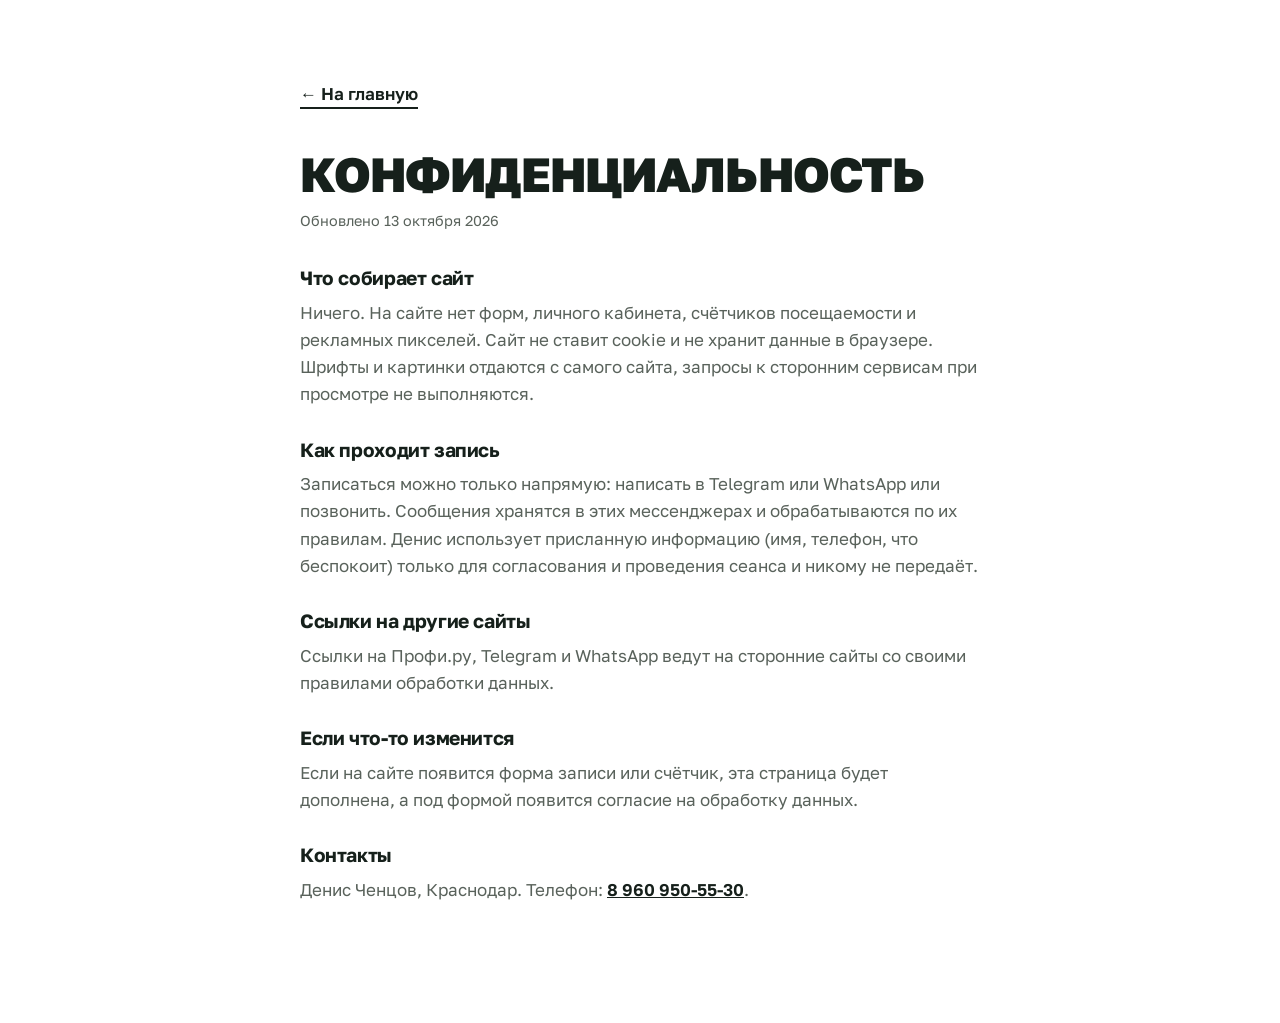
<file: variants/v4/privacy.html>
<!DOCTYPE html>
<html lang="ru">
<head>
  <meta charset="UTF-8">
  <meta name="viewport" content="width=device-width, initial-scale=1.0">
  <title>Конфиденциальность — Денис Ченцов, массаж в Краснодаре</title>
  <link rel="icon" href="../../assets/icons/icon.svg" type="image/svg+xml">
  <link rel="icon" href="../../favicon.ico" sizes="32x32">
  <link rel="apple-touch-icon" href="../../assets/icons/icon-180.png">
  <meta name="robots" content="noindex, follow">
  <meta name="referrer" content="strict-origin-when-cross-origin">
  <meta http-equiv="Content-Security-Policy" content="default-src 'self'; style-src 'self'; img-src 'self' data:; font-src 'self'; object-src 'none'; base-uri 'self'; form-action 'self'">
  <link rel="stylesheet" href="style.css?v=20261017b">
  <link rel="stylesheet" href="page.css">
</head>
<body class="is-ready">
  <main class="doc">
    <a class="doc__back" href="./">← На главную</a>
    <h1>Конфиденциальность</h1>
    <p class="doc__date">Обновлено 13 октября 2026</p>
    <h2>Что собирает сайт</h2>
    <p>Ничего. На сайте нет форм, личного кабинета, счётчиков посещаемости и рекламных пикселей. Сайт не ставит cookie и не хранит данные в браузере. Шрифты и картинки отдаются с самого сайта, запросы к сторонним сервисам при просмотре не выполняются.</p>
    <h2>Как проходит запись</h2>
    <p>Записаться можно только напрямую: написать в Telegram или WhatsApp или позвонить. Сообщения хранятся в этих мессенджерах и обрабатываются по их правилам. Денис использует присланную информацию (имя, телефон, что беспокоит) только для согласования и проведения сеанса и никому не передаёт.</p>
    <h2>Ссылки на другие сайты</h2>
    <p>Ссылки на Профи.ру, Telegram и WhatsApp ведут на сторонние сайты со своими правилами обработки данных.</p>
    <h2>Если что-то изменится</h2>
    <p>Если на сайте появится форма записи или счётчик, эта страница будет дополнена, а под формой появится согласие на обработку данных.</p>
    <h2>Контакты</h2>
    <p>Денис Ченцов, Краснодар. Телефон: <a href="tel:+79609505530">8 960 950-55-30</a>.</p>
  </main>
</body>
</html>
</file>
<file: variants/v4/style.css>
/* Golos Text, переменный шрифт 400–900, Google Fonts v7, самостоятельное размещение */
/* cyrillic-ext */
@font-face {
  font-family: 'Golos Text';
  font-style: normal;
  font-weight: 400 900;
  font-display: swap;
  src: url(../../assets/fonts/golos-text-cyrillic-ext.woff2) format('woff2');
  unicode-range: U+0460-052F, U+1C80-1C8A, U+20B4, U+2DE0-2DFF, U+A640-A69F, U+FE2E-FE2F;
}
/* cyrillic */
@font-face {
  font-family: 'Golos Text';
  font-style: normal;
  font-weight: 400 900;
  font-display: swap;
  src: url(../../assets/fonts/golos-text-cyrillic.woff2) format('woff2');
  unicode-range: U+0301, U+0400-045F, U+0490-0491, U+04B0-04B1, U+2116;
}
/* latin-ext */
@font-face {
  font-family: 'Golos Text';
  font-style: normal;
  font-weight: 400 900;
  font-display: swap;
  src: url(../../assets/fonts/golos-text-latin-ext.woff2) format('woff2');
  unicode-range: U+0100-02BA, U+02BD-02C5, U+02C7-02CC, U+02CE-02D7, U+02DD-02FF, U+0304, U+0308, U+0329, U+1D00-1DBF, U+1E00-1E9F, U+1EF2-1EFF, U+2020, U+20A0-20AB, U+20AD-20C4, U+2113, U+2C60-2C7F, U+A720-A7FF;
}
/* latin */
@font-face {
  font-family: 'Golos Text';
  font-style: normal;
  font-weight: 400 900;
  font-display: swap;
  src: url(../../assets/fonts/golos-text-latin.woff2) format('woff2');
  unicode-range: U+0000-00FF, U+0131, U+0152-0153, U+02BB-02BC, U+02C6, U+02DA, U+02DC, U+0304, U+0308, U+0329, U+2000-206F, U+20AC, U+2122, U+2191, U+2193, U+2212, U+2215, U+FEFF, U+FFFD;
}

/* Денис Ченцов — массаж в Краснодаре.
   Первый экран на серой бумаге, дальше белая страница, глубокий зелёный, крупная типографика.
   Референсы: постер с фигурой перед словом, тёмная полоса направлений, круг «Почему я», лесенка заголовка,
   фото-сетка услуг, карточки с нумерацией [1]–[4]. */
:root {
  --paper: #e8e7e2;
  --bg: #ffffff;
  --bg-2: #f4f4f1;
  --card: #ebebe7;
  --ink: #16201b;
  --green-900: #1f3a2d;
  --green-700: #285a43;
  --green-500: #4f8a6c;
  --mute: #737c74;
  --muted: #59625b;
  --line: #d6d8d2;
  --night: #121412;
  --radius: 20px;
  --ease: cubic-bezier(.22, 1, .36, 1);
  --gutter: clamp(20px, 3.4vw, 56px);
  --font: "Golos Text", "Segoe UI", Arial, sans-serif;
}

* { box-sizing: border-box; }
html { overflow-x: clip; scroll-behavior: smooth; scroll-padding-top: 80px; scrollbar-color: #b9bdb5 var(--bg); }
body { margin: 0; background: var(--bg); color: var(--ink); font: 400 17px/1.6 var(--font); -webkit-font-smoothing: antialiased; overflow-x: clip; }
img { display: block; max-width: 100%; }
a { color: inherit; }
p, h1, h2, h3, ul, ol, figure, blockquote { margin: 0; }
ul, ol { padding: 0; list-style: none; }
h1, h2, h3 { line-height: 1.08; letter-spacing: -.02em; font-weight: 700; text-wrap: balance; }
::selection { background: var(--green-900); color: #fff; }
:focus-visible { outline: 3px solid var(--green-500); outline-offset: 3px; border-radius: 6px; }
.sprite { position: absolute; width: 0; height: 0; overflow: hidden; }
.icon { width: 22px; height: 22px; fill: none; stroke: currentColor; stroke-width: 1.8; stroke-linecap: round; stroke-linejoin: round; flex: none; }
.skip { position: absolute; left: 12px; top: -60px; z-index: 80; background: var(--ink); color: #fff; padding: 10px 14px; border-radius: 8px; text-decoration: none; }
.skip:focus { top: 12px; }

/* Кнопки и ссылки со стрелкой */
.btn { display: inline-flex; align-items: center; justify-content: center; gap: 10px; min-height: 54px; padding: 14px 26px; border-radius: 12px; font: 600 1rem/1.2 var(--font); text-decoration: none; cursor: pointer; border: 0; transition: transform .3s var(--ease), background .2s, color .2s, border-color .2s; }
.btn:hover { transform: translateY(-2px); }
.btn--dark { background: var(--ink); color: #fff; }
.btn--dark:hover { background: var(--green-900); }
.btn--light { background: #fff; color: var(--ink); }
.btn--light:hover { background: var(--bg-2); }
.btn--ghost { background: transparent; color: var(--ink); border: 2px solid var(--ink); padding: 12px 24px; }
.btn--ghost:hover { background: var(--ink); color: #fff; }
.btn--small { min-height: 44px; padding: 10px 18px; font-size: .95rem; }
.link-arrow { display: inline-flex; align-items: center; gap: 6px; font-weight: 600; text-decoration: none; border-bottom: 2px solid currentColor; padding-bottom: 2px; }
.link-arrow .icon { width: 18px; height: 18px; }

/* ---------- Загрузка: слово появляется, если страница грузится дольше 0,35 с, и расходится, когда всё готово ---------- */
.loader { position: fixed; inset: 0; z-index: 60; display: grid; place-items: center; background: var(--paper); opacity: 0; animation: loader-in .3s ease .35s forwards; }
html:not(.js) .loader { display: none; }
.loader__word { display: flex; font-size: clamp(3rem, 12vw, 9rem); font-weight: 900; line-height: 1; letter-spacing: -.04em; text-transform: uppercase; color: var(--green-900); user-select: none; }
.loader__half { display: inline-block; transition: transform .7s var(--ease); }
.loader__bar { position: absolute; left: 50%; bottom: 20%; width: 120px; height: 2px; transform: translateX(-50%); background: var(--line); overflow: hidden; }
.loader__bar::after { content: ""; position: absolute; inset: 0; background: var(--ink); transform-origin: left; animation: loader-bar 1.3s cubic-bezier(.65, 0, .35, 1) infinite; }
.loader.is-done { animation: loader-out .6s ease .1s forwards; pointer-events: none; }
.loader.is-done .loader__half--l { transform: translateX(-45%); }
.loader.is-done .loader__half--r { transform: translateX(45%); }
@keyframes loader-in { to { opacity: 1; } }
@keyframes loader-out { to { opacity: 0; } }
@keyframes loader-bar { 0% { transform: scaleX(0); transform-origin: left; } 50% { transform: scaleX(1); transform-origin: left; } 51% { transform-origin: right; } 100% { transform: scaleX(0); transform-origin: right; } }

/* ---------- Шапка ---------- */
.header { position: fixed; top: 0; left: 0; right: 0; z-index: 50; transition: background .3s, box-shadow .3s; }
.header.is-scrolled { background: rgba(255, 255, 255, .9); backdrop-filter: blur(12px); box-shadow: 0 1px 0 var(--line); }
.header__inner { display: flex; align-items: center; gap: 28px; height: 76px; padding: 0 var(--gutter); }
.logo { display: flex; flex-direction: column; line-height: 1.1; text-decoration: none; margin-right: auto; }
.logo strong { font-weight: 800; font-size: 1.05rem; letter-spacing: .02em; text-transform: uppercase; }
.logo span { font-size: .82rem; color: var(--muted); }
.nav { display: flex; gap: 26px; }
.nav a { text-decoration: none; font-weight: 600; font-size: .9rem; text-transform: uppercase; letter-spacing: .06em; padding: 6px 0; border-bottom: 2px solid transparent; transition: border-color .2s; }
.nav a:hover, .nav a.is-current { border-bottom-color: currentColor; }
.header__phone { font-weight: 700; text-decoration: none; white-space: nowrap; }
.burger { display: none; width: 44px; height: 44px; border: 0; background: transparent; cursor: pointer; position: relative; }
.burger span, .burger span::before, .burger span::after { position: absolute; left: 10px; width: 24px; height: 2px; background: var(--ink); border-radius: 2px; transition: transform .3s var(--ease); }
.burger span { top: 21px; }
.burger span::before { content: ""; top: -7px; left: 0; }
.burger span::after { content: ""; top: 7px; left: 0; }
.burger[aria-expanded="true"] span { background: transparent; }
.burger[aria-expanded="true"] span::before { transform: translateY(7px) rotate(45deg); }
.burger[aria-expanded="true"] span::after { transform: translateY(-7px) rotate(-45deg); }
.mobile-menu { display: none; }

/* ---------- 1. Первый экран: закреплён, страница наезжает сверху ---------- */
.hero { position: relative; z-index: 0; height: 100svh; min-height: 680px; max-height: 1180px; overflow: hidden; background: radial-gradient(ellipse 46% 60% at 50% 62%, #f6f5f1 0%, rgba(246, 245, 241, 0) 70%), var(--paper); }
@media (min-height: 680px) { .hero { position: sticky; top: 0; } }
.page { position: relative; z-index: 1; background: var(--bg); clip-path: inset(0 round 28px 28px 0 0); }
.hero__motto { position: absolute; top: 128px; left: var(--gutter); z-index: 3; font-weight: 700; font-size: .95rem; line-height: 1.55; letter-spacing: .06em; text-transform: uppercase; }
.hero__motto::after { content: ""; display: block; width: 40px; height: 2px; margin-top: 16px; background: var(--ink); }
.hero__word { position: absolute; left: 0; right: 0; top: max(236px, 30%); z-index: 1; display: flex; justify-content: center; font-size: 19.6vw; font-weight: 900; line-height: .8; letter-spacing: -.04em; color: var(--green-900); white-space: nowrap; user-select: none; }
.hero__half { display: inline-block; will-change: transform; }
.hero__table { position: absolute; left: 43%; bottom: 7.5%; z-index: 1; width: clamp(560px, 55vw, 820px); height: auto; }
.hero__figure { position: absolute; left: 50%; bottom: 3.5%; z-index: 2; height: 86%; transform: translateX(-50%); will-change: transform; }
.hero__figure img { position: relative; z-index: 1; height: 100%; width: auto; max-width: none; }
.hero__figure::after { content: ""; position: absolute; left: 50%; bottom: .8%; width: 64%; height: 4%; transform: translateX(-50%); border-radius: 50%; background: radial-gradient(ellipse at center, rgba(22, 32, 27, .32) 0%, rgba(22, 32, 27, 0) 70%); }
.hero__actions { position: absolute; left: var(--gutter); bottom: 56px; z-index: 3; display: flex; align-items: center; gap: 14px; flex-wrap: wrap; }
.hero__place { position: absolute; right: var(--gutter); bottom: 64px; z-index: 3; font-weight: 700; font-size: .95rem; line-height: 1.5; letter-spacing: .08em; text-transform: uppercase; }
.hero__place span { display: block; }
.hero__place::after { content: ""; display: block; width: 40px; height: 2px; margin-top: 14px; background: var(--ink); }
.js .hero > :not(.hero__figure):not(.hero__word):not(.hero__table) { opacity: 0; transform: translateY(14px); transition: opacity .9s var(--ease) .3s, transform .9s var(--ease) .3s; }
.js .hero__half, .js .hero__table { opacity: 0; transition: opacity 1.1s var(--ease); }
.js .hero__figure { opacity: 0; transition: opacity 1.2s var(--ease) .15s; }
.js body.is-ready .hero > :not(.hero__figure):not(.hero__word), .js body.is-ready .hero__half, .js body.is-ready .hero__figure { opacity: 1; transform: none; }
.js body.is-ready .hero__figure { transform: translateX(-50%); }

/* ---------- 2. Полоса направлений: зелёная, фото чистыми плитками ---------- */
.band { display: grid; grid-template-columns: repeat(4, minmax(0, 1fr)); gap: 18px; padding: 64px var(--gutter) 72px; background: var(--green-900); color: #fff; }
.band__col { position: relative; display: grid; gap: 20px; align-content: start; }
.band__text { order: 2; display: grid; gap: 10px; padding: 0 2px; }
.band h2 { display: flex; align-items: center; gap: 12px; font-size: 1.05rem; font-weight: 700; text-transform: uppercase; letter-spacing: .05em; }
.band h2 .icon { width: 28px; height: 28px; stroke-width: 1.6; }
.band p { color: rgba(255, 255, 255, .78); font-size: .97rem; line-height: 1.55; max-width: 28ch; }
.band a { justify-self: start; display: inline-flex; align-items: center; gap: 6px; font-size: .82rem; font-weight: 700; text-transform: uppercase; letter-spacing: .07em; text-decoration: none; color: #fff; border-bottom: 1px solid rgba(255, 255, 255, .5); padding-bottom: 3px; }
.band a .icon { width: 16px; height: 16px; }
.band img { order: 1; width: 100%; aspect-ratio: 4 / 5; height: auto; object-fit: cover; border-radius: var(--radius); transition: transform .6s var(--ease); }
.band__col:hover img { transform: translateY(-6px); }

/* ---------- 3. Подход ---------- */
.story { display: grid; grid-template-columns: minmax(0, 1fr) minmax(0, 1fr); min-height: 640px; background: linear-gradient(100deg, #d6d5cf 0%, #c9c8c1 100%); overflow: hidden; }
.story__text { padding: 96px var(--gutter); display: grid; gap: 18px; align-content: center; max-width: 640px; }
.story__words { display: grid; font-size: clamp(2.8rem, 5.4vw, 5.2rem); font-weight: 900; text-transform: uppercase; line-height: .95; letter-spacing: -.03em; margin-bottom: 12px; }
.story__words span { display: block; transition: transform .9s var(--ease), opacity .9s var(--ease); }
.story__text p { color: #2b332e; font-size: 1.05rem; max-width: 44ch; }
.story__text .btn { justify-self: start; margin-top: 10px; background: var(--ink); color: #fff; }
.story__photo { position: relative; }
.story__photo img { position: absolute; inset: 0; width: 100%; height: 100%; object-fit: cover; object-position: 50% 8%; }
.js .story:not(.is-visible) .story__words span { transform: translateX(-40px); opacity: 0; }
.story__words span:nth-child(2) { transition-delay: .12s; }
.story__words span:nth-child(3) { transition-delay: .24s; }

/* ---------- 4. Почему я: кольца под карточками, лёгкий пульс ---------- */
.why { padding: 120px var(--gutter); background: var(--bg); overflow: hidden; }
.why__stage { position: relative; max-width: 1100px; margin: 0 auto; display: grid; grid-template-columns: 1fr 1fr; gap: 210px 420px; }
.why__center { position: absolute; left: 50%; top: 50%; width: 760px; height: 760px; transform: translate(-50%, -50%); display: grid; place-items: center; pointer-events: none; }
.why__rings { position: absolute; inset: 0; width: 100%; height: 100%; overflow: visible; }
.why__rings circle { fill: none; stroke: var(--line); stroke-width: .7; stroke-dasharray: 1240; stroke-dashoffset: 0; transition: stroke-dashoffset 1.8s var(--ease); transform-box: fill-box; transform-origin: center; }
.js .why:not(.is-visible) .why__rings circle { stroke-dashoffset: 1240; }
.why__rings circle:nth-child(2) { transition-delay: .15s; }
.why__rings circle:nth-child(3) { transition-delay: .3s; }
.why__rings circle:nth-child(4) { transition-delay: .45s; }
@keyframes ring-pulse { 0% { transform: scale(1); } 12% { transform: scale(1.035); } 26% { transform: scale(1); } 100% { transform: scale(1); } }
.why.is-visible .why__rings circle { animation: ring-pulse 3.6s ease-in-out infinite; }
.why.is-visible .why__rings circle:nth-child(4) { animation-delay: 2.2s; }
.why.is-visible .why__rings circle:nth-child(3) { animation-delay: 2.4s; }
.why.is-visible .why__rings circle:nth-child(2) { animation-delay: 2.6s; }
.why.is-visible .why__rings circle:nth-child(1) { animation-delay: 2.8s; }
.why__center h2 { position: relative; text-align: center; font-size: 2.6rem; font-weight: 800; text-transform: uppercase; letter-spacing: -.02em; line-height: 1; }
.why__card { position: relative; z-index: 1; width: 100%; max-width: 340px; padding: 24px; border-radius: var(--radius); background: var(--card); color: inherit; text-decoration: none; display: grid; gap: 12px; transition: transform 1.1s var(--ease), opacity 1.1s var(--ease), background .3s; }
.why__card header { display: flex; justify-content: space-between; align-items: flex-start; gap: 12px; }
.why__card h3 { font-size: 1.2rem; }
.why__card b { flex: none; padding: 3px 10px; border-radius: 999px; background: #fff; color: var(--muted); font-size: .85rem; }
.why__card p { color: var(--muted); font-size: .95rem; line-height: 1.5; }
.why__card--1 { grid-area: 1 / 1; align-self: end; justify-self: start; }
.why__card--3 { grid-area: 1 / 2; align-self: end; justify-self: end; }
.why__card--2 { grid-area: 2 / 1; align-self: start; justify-self: start; }
.why__card--4 { grid-area: 2 / 2; align-self: start; justify-self: end; }
a.why__card { background: var(--green-900); color: #fff; }
a.why__card p { color: rgba(255, 255, 255, .75); }
a.why__card b { background: rgba(255, 255, 255, .14); color: #fff; }
.why__go { display: inline-flex; align-items: center; gap: 8px; margin-top: 4px; font-size: .85rem; font-weight: 700; text-transform: uppercase; letter-spacing: .06em; border-bottom: 1px solid rgba(255, 255, 255, .45); justify-self: start; padding-bottom: 3px; }
.why__go .icon { width: 18px; height: 18px; transition: transform .35s var(--ease); }
a.why__card:hover { background: var(--ink); }
a.why__card:hover .why__go .icon { transform: translate(2px, -2px); }
.js .why:not(.is-visible) .why__card--1 { transform: translate(80px, 70px); opacity: 0; }
.js .why:not(.is-visible) .why__card--2 { transform: translate(80px, -70px); opacity: 0; }
.js .why:not(.is-visible) .why__card--3 { transform: translate(-80px, 70px); opacity: 0; }
.js .why:not(.is-visible) .why__card--4 { transform: translate(-80px, -70px); opacity: 0; }

/* ---------- 5. Курс ---------- */
.course { padding: 110px var(--gutter) 90px; background: var(--bg-2); overflow-x: clip; }
.ladder { display: grid; gap: 2px; max-width: 1180px; margin: 0 auto 64px; font-size: clamp(1.9rem, 4.4vw, 4.1rem); font-weight: 600; text-transform: uppercase; letter-spacing: -.02em; line-height: 1.02; }
.ladder__line { display: block; transition: transform 1s var(--ease), opacity 1s var(--ease); }
.ladder__line--r { text-align: right; }
.ladder__line--c { padding-left: 14%; }
.ladder__line--l { text-align: left; }
.ladder__line--mute { color: var(--mute); }
.js .course:not(.is-visible) .ladder__line--r, .js .terms:not(.is-visible) .ladder__line--r { transform: translateX(60px); opacity: 0; }
.js .course:not(.is-visible) .ladder__line--l, .js .course:not(.is-visible) .ladder__line--c, .js .terms:not(.is-visible) .ladder__line--l, .js .terms:not(.is-visible) .ladder__line--c { transform: translateX(-60px); opacity: 0; }
.ladder__line:nth-child(2) { transition-delay: .1s; }
.ladder__line:nth-child(3) { transition-delay: .2s; }
.ladder__line:nth-child(4) { transition-delay: .3s; }

.course__grid { display: grid; grid-template-columns: minmax(0, 5fr) minmax(0, 7fr); gap: 16px; max-width: 1180px; margin: 0 auto; }
.stages { display: grid; gap: 12px; grid-column: 1; grid-row: 1; }
.stage__btn { position: relative; width: 100%; min-height: 128px; display: grid; gap: 14px; padding: 22px 24px 22px; border: 0; border-radius: var(--radius); background: #fff; color: var(--ink); text-align: left; cursor: pointer; font: inherit; transition: background .35s var(--ease), color .35s var(--ease), transform .35s var(--ease); }
.stage__btn:hover { transform: translateX(4px); }
.stage__btn h3 { text-align: right; font-size: 1.45rem; font-weight: 600; text-transform: uppercase; letter-spacing: -.01em; }
.stage__btn p { max-width: 34ch; font-size: .95rem; line-height: 1.45; color: var(--muted); padding-right: 40px; }
.stage__img, .stage__num { display: none; }
.stage__arrow { position: absolute; right: 22px; bottom: 20px; width: 24px; height: 24px; color: var(--green-500); }
.stage.is-active .stage__btn { background: var(--ink); color: #fff; }
.stage.is-active .stage__btn p { color: rgba(255, 255, 255, .7); }
.stage.is-active .stage__arrow { color: #fff; }
.course__media { position: relative; grid-column: 2; grid-row: 1; border-radius: var(--radius); overflow: hidden; background: var(--card); min-height: 548px; }
.course__media img { position: absolute; inset: 0; width: 100%; height: 100%; object-fit: cover; opacity: 0; transform: scale(1.04); transition: opacity .7s var(--ease), transform 1.2s var(--ease); }
.course__media img.is-active { opacity: 1; transform: none; }
.course__foot { display: grid; grid-template-columns: minmax(0, 5fr) minmax(0, 7fr); gap: 16px; max-width: 1180px; margin: 16px auto 0; }
.draft[hidden], .terms__list li[hidden] { display: none; }
.course__foot:has(.draft[hidden]) { grid-template-columns: 1fr; }
.draft { padding: 22px 24px; border-radius: var(--radius); border: 1px dashed var(--mute); color: var(--muted); font-size: .95rem; }
.draft span { display: block; margin-bottom: 6px; color: var(--green-700); font-weight: 700; font-size: .85rem; text-transform: uppercase; letter-spacing: .05em; }
.needs { padding: 22px 26px; border-radius: var(--radius); background: #fff; }
.needs h3 { font-size: 1.15rem; margin-bottom: 12px; }
.needs ul { display: grid; grid-template-columns: 1fr 1fr; gap: 8px 28px; }
.needs li { position: relative; padding-left: 18px; font-size: .97rem; line-height: 1.45; }
.needs li::before { content: ""; position: absolute; left: 0; top: .55em; width: 7px; height: 7px; border-radius: 50%; background: var(--green-500); }

/* ---------- 6. Услуги: вкладки меняют сетку на состав курса ---------- */
.services { padding: 100px var(--gutter); background: var(--bg); }
.services__head { display: flex; justify-content: space-between; align-items: flex-end; gap: 20px; flex-wrap: wrap; max-width: 1280px; margin: 0 auto 24px; }
.services__head h2 { font-size: clamp(2rem, 3.6vw, 3.2rem); font-weight: 600; text-transform: uppercase; letter-spacing: -.02em; }
.tabs { display: flex; gap: 4px; padding: 4px; border-radius: 999px; background: var(--card); width: max-content; max-width: 100%; margin: 0 auto 28px; }
.tab { border: 0; background: none; padding: 12px 22px; border-radius: 999px; cursor: pointer; font: 600 1rem/1.2 var(--font); color: var(--muted); transition: background .25s, color .25s; white-space: nowrap; }
.tab:hover { color: var(--ink); }
.tab.is-active { background: var(--ink); color: #fff; }
.services__note { color: var(--muted); font-size: .95rem; }

.bento { display: grid; grid-template-columns: repeat(4, minmax(0, 1fr)); grid-auto-rows: 250px; gap: 14px; max-width: 1280px; margin: 0 auto; }
.bento[hidden] { display: none; }
.tile { position: relative; border-radius: var(--radius); overflow: hidden; background: #26302b; }
.tile--feature { grid-row: span 2; background: var(--green-900); color: #fff; }
.tile--tall { grid-row: span 2; }
.tile--wide { grid-column: span 3; }
.tile__body { height: 100%; padding: 28px; display: flex; flex-direction: column; gap: 14px; }
.tile__body h3 { font-size: 1.7rem; }
.tile__body p { color: rgba(255, 255, 255, .8); font-size: .98rem; }
.tile__price { margin-top: auto !important; color: #fff !important; font-size: 2rem !important; font-weight: 800; line-height: 1; }
.tile__price span { display: block; font-size: .9rem; font-weight: 500; color: rgba(255, 255, 255, .7); margin-bottom: 6px; }
.tile__body .btn { align-self: flex-start; }
.tile--photo img { position: absolute; inset: 0; width: 100%; height: 100%; object-fit: cover; transition: transform 1s var(--ease); }
.tile--photo::after { content: ""; position: absolute; inset: 0; background: linear-gradient(180deg, rgba(10, 16, 13, .68) 0%, rgba(10, 16, 13, .2) 38%, rgba(10, 16, 13, 0) 60%, rgba(10, 16, 13, .3) 100%); }
.tile__cap { position: absolute; left: 22px; top: 20px; right: 70px; z-index: 2; color: #fff; }
.tile__cap h3 { font-size: 1.2rem; }
.tile__cap p { margin-top: 4px; font-size: .9rem; color: rgba(255, 255, 255, .88); }
.tile__go { position: absolute; right: 16px; bottom: 16px; z-index: 2; display: grid; place-items: center; width: 46px; height: 46px; border-radius: 50%; background: #fff; color: var(--ink); transition: transform .4s var(--ease); }
.tile__go .icon { width: 20px; height: 20px; }
.tile__go--dark { background: var(--ink); color: #fff; }
.tile:hover img { transform: scale(1.06); }
.tile:hover .tile__go { transform: rotate(45deg); }
.tile--plain { padding: 26px; display: grid; align-content: start; gap: 10px; background: var(--bg-2); border: 1px solid var(--line); }
.tile--plain h3 { font-size: 1.2rem; }
.tile--plain p { color: var(--muted); font-size: .95rem; padding-right: 40px; }
.bento .tile { clip-path: inset(0 0 0 0 round var(--radius)); transition: clip-path 1s var(--ease); }
.js .bento:not(.is-visible) .tile { clip-path: inset(100% 0 0 0 round var(--radius)); }
.bento .tile:nth-child(2) { transition-delay: .08s; } .bento .tile:nth-child(3) { transition-delay: .16s; } .bento .tile:nth-child(4) { transition-delay: .24s; }
.bento .tile:nth-child(5) { transition-delay: .2s; } .bento .tile:nth-child(6) { transition-delay: .28s; } .bento .tile:nth-child(7) { transition-delay: .3s; } .bento .tile:nth-child(8) { transition-delay: .38s; }

.parts { display: grid; grid-template-columns: repeat(3, minmax(0, 1fr)); gap: 14px; max-width: 1280px; margin: 0 auto; }
.parts[hidden] { display: none; }
.parts article { padding: 26px; border-radius: var(--radius); background: var(--bg-2); border: 1px solid var(--line); display: grid; gap: 10px; align-content: start; animation: part-in .6s var(--ease) both; }
.parts article:nth-child(2) { animation-delay: .06s; } .parts article:nth-child(3) { animation-delay: .12s; }
.parts article:nth-child(4) { animation-delay: .18s; } .parts article:nth-child(5) { animation-delay: .24s; } .parts article:nth-child(6) { animation-delay: .3s; }
@keyframes part-in { from { opacity: 0; transform: translateY(18px); } to { opacity: 1; transform: none; } }
.parts b { color: var(--green-500); font-size: .9rem; }
.parts h3 { font-size: 1.25rem; }
.parts p { color: var(--muted); font-size: .97rem; }

/* ---------- 7. Как проходит: четыре шага на одной линии ---------- */
.how { padding: 100px var(--gutter); background: var(--bg-2); overflow-x: clip; }
.how__head { display: flex; justify-content: space-between; align-items: flex-end; gap: 20px; flex-wrap: wrap; max-width: 1280px; margin: 0 auto 48px; }
.how h2, .reviews h2, .faq h2 { font-size: clamp(2rem, 3.6vw, 3.2rem); font-weight: 600; text-transform: uppercase; letter-spacing: -.02em; }
.how__head p { color: var(--muted); max-width: 32ch; }
.how__list { position: relative; display: grid; grid-template-columns: repeat(4, minmax(0, 1fr)); gap: 0 28px; max-width: 1280px; margin: 0 auto; }
.how__list::before { content: ""; position: absolute; left: 0; right: 0; top: 30px; height: 2px; background: var(--ink); transform-origin: left; transition: transform 1.4s var(--ease); }
.js .how:not(.is-visible) .how__list::before { transform: scaleX(0); }
.how__list li { position: relative; padding-top: 84px; display: grid; gap: 10px; align-content: start; transition: opacity .8s var(--ease), transform .8s var(--ease); }
.js .how:not(.is-visible) .how__list li { opacity: 0; transform: translateY(20px); }
.how__list li:nth-child(2) { transition-delay: .15s; } .how__list li:nth-child(3) { transition-delay: .3s; } .how__list li:nth-child(4) { transition-delay: .45s; }
.how__list b { position: absolute; left: 0; top: 0; display: inline-block; padding-right: 16px; background: var(--bg-2); font-size: 3.4rem; font-weight: 800; line-height: 1; letter-spacing: -.04em; color: var(--green-900); transition: color .3s; }
.how__list li::before { content: ""; display: none; position: absolute; left: 0; top: 60px; width: 14px; height: 14px; border-radius: 50%; background: var(--bg-2); border: 2px solid var(--ink); transform: translateY(-50%); }
.how__list li:hover b { color: var(--green-500); }
.how__list li:hover::before { background: var(--green-500); border-color: var(--green-500); }
.how__list h3 { font-size: 1.25rem; }
.how__list p { color: var(--muted); font-size: .97rem; max-width: 30ch; }

/* ---------- 7b. Условия работы: лесенка и список, незаполненное помечено ---------- */
.terms { padding: 100px var(--gutter) 40px; background: var(--bg); overflow-x: clip; }
.ladder--terms { margin-bottom: 48px; }
.terms__list { display: grid; grid-template-columns: 1fr 1fr; gap: 0 48px; max-width: 1180px; margin: 0 auto; }
.terms__list li { padding: 22px 0 26px; border-top: 2px solid var(--ink); display: grid; gap: 8px; align-content: start; }
.terms__list h3 { display: flex; align-items: center; gap: 10px; font-size: 1.15rem; text-transform: uppercase; letter-spacing: .02em; }
.terms__list h3 .icon { width: 20px; height: 20px; color: var(--green-500); }
.terms__list p { color: var(--muted); font-size: .97rem; max-width: 46ch; }
.terms__list .is-todo { border-top: 2px dashed var(--mute); }
.terms__list .is-todo p span { display: block; margin-bottom: 4px; color: var(--green-700); font-weight: 700; font-size: .8rem; text-transform: uppercase; letter-spacing: .05em; }

/* ---------- 8. Отзывы: карусель, листается колёсиком, пальцем и стрелками ---------- */
.reviews { padding: 100px 0; background: var(--bg); overflow: hidden; }
.reviews__head { display: flex; justify-content: space-between; align-items: flex-end; gap: 20px; flex-wrap: wrap; max-width: 1280px; margin: 0 auto 32px; padding: 0 var(--gutter); }
.reviews__ctl { display: flex; align-items: center; gap: 18px; }
.reviews__nav { display: flex; gap: 8px; }
.reviews__nav button { width: 48px; height: 48px; border-radius: 50%; border: 2px solid var(--ink); background: transparent; color: var(--ink); display: grid; place-items: center; cursor: pointer; transition: background .25s, color .25s, opacity .25s; }
.reviews__nav button:hover { background: var(--ink); color: #fff; }
.reviews__nav button:disabled { opacity: .3; cursor: default; background: transparent; color: var(--ink); }
.reviews__nav .icon { width: 22px; height: 22px; }
.reviews__nav button:first-child .icon { transform: rotate(-135deg); }
.reviews__nav button:last-child .icon { transform: rotate(45deg); }
.reviews__track { display: flex; gap: 14px; padding: 4px calc((100vw - 1280px) / 2 + var(--gutter)) 12px; overflow-x: auto; scroll-snap-type: x mandatory; scroll-padding-inline: calc((100vw - 1280px) / 2 + var(--gutter)); scrollbar-width: none; -webkit-overflow-scrolling: touch; }
@media (max-width: 1392px) { .reviews__track { padding-left: var(--gutter); padding-right: var(--gutter); scroll-padding-inline: var(--gutter); } }
.reviews__track::-webkit-scrollbar { display: none; }
.reviews__track { cursor: grab; }
.reviews__track.is-dragging { cursor: grabbing; scroll-snap-type: none; user-select: none; }
.reviews__track.is-dragging .review { pointer-events: none; }
.review { flex: 0 0 min(400px, 82vw); scroll-snap-align: start; padding: 28px 30px; border-radius: var(--radius); background: var(--bg-2); display: flex; flex-direction: column; gap: 18px; }
.review__head { display: flex; justify-content: space-between; align-items: center; gap: 10px; }
.review__stars { display: inline-flex; gap: 2px; color: #d9a537; }
.review__stars .icon { width: 15px; height: 15px; fill: currentColor; stroke: none; }
.review__tag { font-size: .78rem; font-weight: 700; text-transform: uppercase; letter-spacing: .06em; color: var(--green-700); }
.review p { font-size: 1.05rem; line-height: 1.5; }
.review p::before { content: "«"; } .review p::after { content: "»"; }
.review footer { margin-top: auto; display: flex; justify-content: space-between; gap: 12px; padding-top: 16px; border-top: 1px solid var(--line); }
.review footer span { color: var(--muted); font-size: .9rem; }
.reviews__bar { position: relative; height: 2px; max-width: 1280px; margin: 20px auto 0; background: var(--line); }
@media (max-width: 1392px) { .reviews__bar { margin-left: var(--gutter); margin-right: var(--gutter); } }
.reviews__bar span { position: absolute; left: 0; top: 0; height: 100%; width: 20%; background: var(--ink); transition: transform .2s linear; }

/* ---------- 9. Где работаю и противопоказания: карточки с нумерацией ---------- */
.limits { display: grid; grid-template-columns: minmax(0, 1.15fr) minmax(0, 1fr); gap: 14px; padding: 0 var(--gutter) 100px; max-width: calc(1280px + 2 * var(--gutter)); margin: 0 auto; }
.panel { position: relative; padding: 40px; border-radius: 24px; display: grid; grid-template-columns: minmax(0, 1fr) auto; grid-template-rows: auto 1fr auto; gap: 28px 32px; }
.panel--green { background: var(--green-900); color: #fff; }
.panel--sand { background: var(--card); }
.panel--sand h2 { font-size: clamp(1.6rem, 2.4vw, 2.25rem); }
.panel h2 { grid-column: 1; font-size: clamp(1.8rem, 2.8vw, 2.6rem); font-weight: 800; text-transform: uppercase; letter-spacing: -.02em; line-height: .98; display: flex; align-items: flex-start; gap: 12px; }
.panel h2 .icon { width: 30px; height: 30px; margin-top: .1em; color: #8a6a1f; }
.panel__photo { grid-column: 2; grid-row: 1 / span 2; width: 200px; aspect-ratio: 3 / 4; border-radius: 14px; overflow: hidden; }
.panel__photo img { width: 100%; height: 100%; object-fit: cover; object-position: 50% 18%; }
.panel__items { grid-column: 1 / -1; display: grid; grid-template-columns: 1fr 1fr; gap: 18px 28px; align-content: start; }
.panel--green .panel__items { grid-column: 1; }
.panel__items li { font-size: .84rem; line-height: 1.4; text-transform: uppercase; letter-spacing: .03em; font-weight: 500; }
.panel__items b { display: block; margin-bottom: 6px; font-weight: 600; opacity: .76; font-size: .78rem; letter-spacing: .06em; }
.panel .btn { grid-column: 1 / -1; justify-self: start; }
.panel__note { grid-column: 1 / -1; font-size: .92rem; color: var(--muted); padding-top: 16px; border-top: 1px solid #d3d3cd; }

/* ---------- 10. Вопросы ---------- */
.faq { padding: 0 var(--gutter) 110px; max-width: calc(900px + 2 * var(--gutter)); margin: 0 auto; }
.faq h2 { margin-bottom: 28px; }
.faq__list { border-top: 2px solid var(--ink); }
.faq details { border-bottom: 1px solid var(--line); }
.faq summary { list-style: none; cursor: pointer; padding: 22px 50px 22px 0; font-weight: 600; font-size: 1.15rem; position: relative; }
.faq summary::-webkit-details-marker { display: none; }
.faq summary::before, .faq summary::after { content: ""; position: absolute; right: 8px; top: 50%; width: 18px; height: 2px; background: var(--ink); transition: transform .35s var(--ease); }
.faq summary::after { transform: rotate(90deg); }
.faq details[open] summary::after { transform: rotate(0); }
.faq details p { padding: 0 50px 22px 0; color: var(--muted); }

/* ---------- 11. Запись ---------- */
.contact { position: relative; overflow: hidden; background: var(--green-900); color: #fff; padding: 120px var(--gutter); }
.contact__word { position: absolute; left: 50%; top: 50%; transform: translate(-50%, -50%); font-size: 14vw; font-weight: 900; line-height: .8; letter-spacing: -.04em; color: transparent; -webkit-text-stroke: 1.5px rgba(255, 255, 255, .14); white-space: nowrap; pointer-events: none; }
.contact__inner { position: relative; max-width: 720px; margin: 0 auto; text-align: center; display: grid; gap: 18px; justify-items: center; }
.contact h2 { font-size: clamp(2.2rem, 4.4vw, 3.8rem); font-weight: 800; text-transform: uppercase; letter-spacing: -.02em; }
.contact__inner > p { color: rgba(255, 255, 255, .82); font-size: 1.1rem; max-width: 48ch; }
.contact__ways { display: flex; flex-wrap: wrap; justify-content: center; align-items: center; gap: 12px 16px; margin-top: 12px; }
.contact__ways .btn { min-width: 200px; }
.contact__phone { display: inline-flex; align-items: center; gap: 10px; font-size: 1.4rem; font-weight: 700; text-decoration: none; padding: 10px 14px; }
.contact__phone:hover { text-decoration: underline; }

.footer { display: flex; justify-content: space-between; gap: 16px; flex-wrap: wrap; padding: 22px var(--gutter); background: var(--night); color: rgba(255, 255, 255, .7); font-size: .9rem; }
.footer a { color: #fff; text-decoration: none; }

/* Липкая полоса на телефоне */
.mobile-bar { position: fixed; left: 0; right: 0; bottom: 0; z-index: 40; display: none; grid-template-columns: 1fr 1fr; gap: 1px; background: rgba(255, 255, 255, .2); padding-bottom: env(safe-area-inset-bottom, 0px); transform: translateY(110%); visibility: hidden; transition: transform .4s var(--ease), visibility 0s .4s; }
.mobile-bar.is-shown { transform: none; visibility: visible; transition: transform .4s var(--ease), visibility 0s; }
.mobile-bar a { display: inline-flex; align-items: center; justify-content: center; gap: 8px; padding: 17px 10px; background: var(--ink); color: #fff; font-weight: 600; text-decoration: none; }
.mobile-bar a:last-child { background: var(--green-900); }

@media (prefers-reduced-motion: reduce) {
  html { scroll-behavior: auto; }
  *, *::before, *::after { transition-duration: 0s !important; transition-delay: 0s !important; animation: none !important; }
  .hero__half, .loader__half { transform: none !important; }
}

/* ---------- Планшет ---------- */
@media (max-width: 1100px) {
  .nav, .header__phone { display: none; }
  .burger { display: block; }
  .mobile-menu { position: absolute; left: 0; right: 0; top: 76px; display: grid; padding: 8px var(--gutter) 16px; background: #fff; box-shadow: 0 20px 40px rgba(22, 32, 27, .12); }
  .mobile-menu[hidden] { display: none; }
  .mobile-menu a { padding: 14px 4px; border-bottom: 1px solid var(--line); text-decoration: none; font-weight: 600; }
  .mobile-menu__phone { border: 0 !important; font-weight: 800 !important; font-size: 1.15rem; }
  .hero__table { left: 41%; width: 56vw; }
  .band { grid-template-columns: repeat(2, minmax(0, 1fr)); gap: 28px 18px; }
  .band img { aspect-ratio: 3 / 2; }
  .why { padding: 90px var(--gutter); }
  .why__stage { gap: 14px; }
  .why__center { position: relative; left: auto; top: auto; transform: none; grid-column: 1 / -1; justify-self: center; width: 320px; height: 320px; margin-bottom: 10px; }
  .why__rings circle { stroke-width: 1.4; }
  .why__card { max-width: none; grid-area: auto !important; align-self: auto !important; justify-self: auto !important; }
  .js .why:not(.is-visible) .why__card { transform: translateY(30px) !important; }
  .course__grid { display: block; }
  .course__media { display: none; }
  .stages { display: flex; gap: 12px; overflow-x: auto; scroll-snap-type: x mandatory; scroll-padding-inline: var(--gutter); margin: 0 calc(-1 * var(--gutter)); padding: 0 var(--gutter) 8px; scrollbar-width: none; }
  .stages::-webkit-scrollbar { display: none; }
  .stage { flex: 0 0 min(340px, 80vw); scroll-snap-align: start; }
  .stage__btn { display: grid; gap: 10px; min-height: 0; padding: 0 0 22px; overflow: hidden; cursor: default; }
  .stage__btn:hover { transform: none; }
  .stage__img { display: block; width: 100%; aspect-ratio: 4 / 3; object-fit: cover; }
  .stage__num { display: block; padding: 14px 20px 0; font-size: .78rem; font-weight: 700; text-transform: uppercase; letter-spacing: .06em; color: var(--green-700); }
  .stage__btn h3 { text-align: left; padding: 0 20px; font-size: 1.3rem; }
  .stage__btn p { padding: 0 20px; }
  .stage__arrow { display: none; }
  .stage.is-active .stage__btn { background: #fff; color: var(--ink); }
  .stage.is-active .stage__btn p { color: var(--muted); }
  .course__foot { grid-template-columns: 1fr; }
  .bento { grid-template-columns: repeat(2, minmax(0, 1fr)); grid-auto-rows: 230px; }
  .tile--wide { grid-column: span 2; }
  .tile--feature { grid-column: span 2; grid-row: span 1; }
  .parts { grid-template-columns: repeat(2, minmax(0, 1fr)); }
  .how__list { grid-template-columns: 1fr; gap: 28px; padding-left: 64px; }
  .how__list::before { left: 23px; right: auto; top: 0; bottom: 0; width: 2px; height: auto; transform-origin: top; }
  .js .how:not(.is-visible) .how__list::before { transform: scaleY(0); }
  .how__list li { padding-top: 0; }
  .how__list li::before { display: block; left: -48px; top: 14px; transform: none; }
  .how__list b { position: static; padding: 0 0 4px; font-size: 2.4rem; background: none; }
  .limits { grid-template-columns: minmax(0, 1fr); }
  .panel { min-width: 0; }
  .panel h2 { min-width: 0; overflow-wrap: anywhere; }
  .story { grid-template-columns: 1fr; }
  .story__photo { aspect-ratio: 4 / 3; }
}

/* ---------- Телефон ---------- */
@media (max-width: 680px) {
  body { font-size: 16px; }
  .header__inner { height: 64px; gap: 10px; }
  .header .btn--small { display: none; }
  .mobile-menu { top: 64px; }
  .logo strong { font-size: .95rem; }
  .hero { position: relative; min-height: 600px; max-height: 940px; }
  .hero__motto { top: 84px; font-size: .78rem; }
  .hero__motto::after { display: none; }
  .hero__place { right: auto; left: 16px; top: 156px; bottom: auto; font-size: .72rem; letter-spacing: .06em; color: var(--muted); }
  .hero__place span { display: inline; }
  .hero__place span + span::before { content: " · "; }
  .hero__place::after { display: none; }
  .hero__word { top: 172px; left: 16px; right: 16px; flex-direction: column; align-items: stretch; font-size: 29vw; line-height: .82; }
  .hero__half--l { text-align: left; }
  .hero__half--r { text-align: right; }
  .hero__table { display: none; }
  .hero__figure { top: 286px; bottom: 148px; height: auto; }
  .hero__actions { left: 16px; right: 16px; bottom: 18px; gap: 10px; flex-direction: column; align-items: stretch; padding-top: 60px; }
  .hero__actions::before { content: ""; position: absolute; inset: 0 -16px -18px; z-index: -1; background: linear-gradient(to bottom, rgba(232, 231, 226, 0), var(--paper) 55%); }
  .hero__actions .btn { width: 100%; }
  .band { grid-template-columns: 1fr; gap: 32px; padding: 48px 16px 56px; }
  .band img { aspect-ratio: 16 / 10; }
  .story__text { padding: 64px 20px; }
  .why { padding: 72px 16px; }
  .why__stage { grid-template-columns: 1fr; }
  .why__center { width: 260px; height: 260px; }
  .why__center h2 { font-size: 2rem; }
  .course { padding: 72px 16px 64px; }
  .ladder { font-size: clamp(1.45rem, 7vw, 2rem); margin-bottom: 36px; }
  .ladder__line--c { padding-left: 8%; }
  .ladder--terms .ladder__line { text-align: left; padding-left: 0; }
  .stage__btn h3 { font-size: 1.2rem; }
  .needs ul { grid-template-columns: 1fr; }
  .services { padding: 72px 16px; }
  .tabs { width: 100%; }
  .tab { flex: 1; padding: 12px 10px; font-size: .92rem; }
  .bento { grid-template-columns: 1fr; grid-auto-rows: minmax(260px, auto); }
  .tile--tall, .tile--wide, .tile--feature { grid-row: span 1; grid-column: span 1; }
  .tile--feature { grid-row: auto; }
  .tile--plain { min-height: 0; }
  .parts { grid-template-columns: 1fr; }
  .how { padding: 72px 16px; }
  .terms { padding: 72px 16px; }
  .terms__list { grid-template-columns: 1fr; }
  .how__list { padding-left: 52px; }
  .how__list::before { left: 17px; }
  .how__list li::before { left: -42px; }
  .limits, .faq { padding-left: 16px; padding-right: 16px; }
  .page { clip-path: inset(0 round 20px 20px 0 0); }
  .reviews { padding: 72px 0; }
  .reviews__head, .reviews__track { padding-left: 16px; padding-right: 16px; }
  .reviews__head { flex-direction: column; align-items: flex-start; gap: 14px; }
  .reviews__ctl { width: 100%; justify-content: space-between; }
  .reviews__track { scroll-padding-inline: 16px; }
  .reviews__bar { margin-left: 16px; margin-right: 16px; }
  .panel { padding: 26px 20px; grid-template-columns: minmax(0, 1fr); gap: 20px; }
  .panel--sand h2 { font-size: 1.45rem; }
  .panel__photo { grid-column: 1; grid-row: auto; width: 100%; aspect-ratio: 4 / 5; max-width: 320px; }
  .panel__items, .panel--green .panel__items { grid-column: 1; grid-template-columns: 1fr; gap: 14px; }
  .panel .btn, .panel__note { grid-column: 1; }
  .contact { padding: 80px 16px 90px; }
  .contact__word { top: auto; bottom: -2%; transform: translateX(-50%); font-size: 12.5vw; }
  .contact__ways { flex-direction: column; align-items: stretch; width: 100%; }
  .footer { flex-direction: column; align-items: center; text-align: center; padding-bottom: 96px; }
  .mobile-bar { display: grid; }
}
@media (max-width: 680px) and (min-height: 600px) { .hero { position: sticky; top: 0; } }
</file>
<file: variants/v4/page.css>
/* Служебные страницы: конфиденциальность */
.doc { max-width: 720px; margin: 0 auto; padding: 80px 20px 120px; }
.doc__back { display: inline-block; margin-bottom: 40px; font-weight: 600; text-decoration: none; border-bottom: 2px solid currentColor; }
.doc h1 { font-size: clamp(2rem, 4vw, 3rem); font-weight: 800; text-transform: uppercase; margin-bottom: 8px; }
.doc__date { color: var(--muted); font-size: .9rem; margin-bottom: 36px; }
.doc h2 { font-size: 1.2rem; margin: 32px 0 10px; }
.doc p { color: var(--muted); }
.doc p a { color: var(--ink); font-weight: 600; }
</file>
